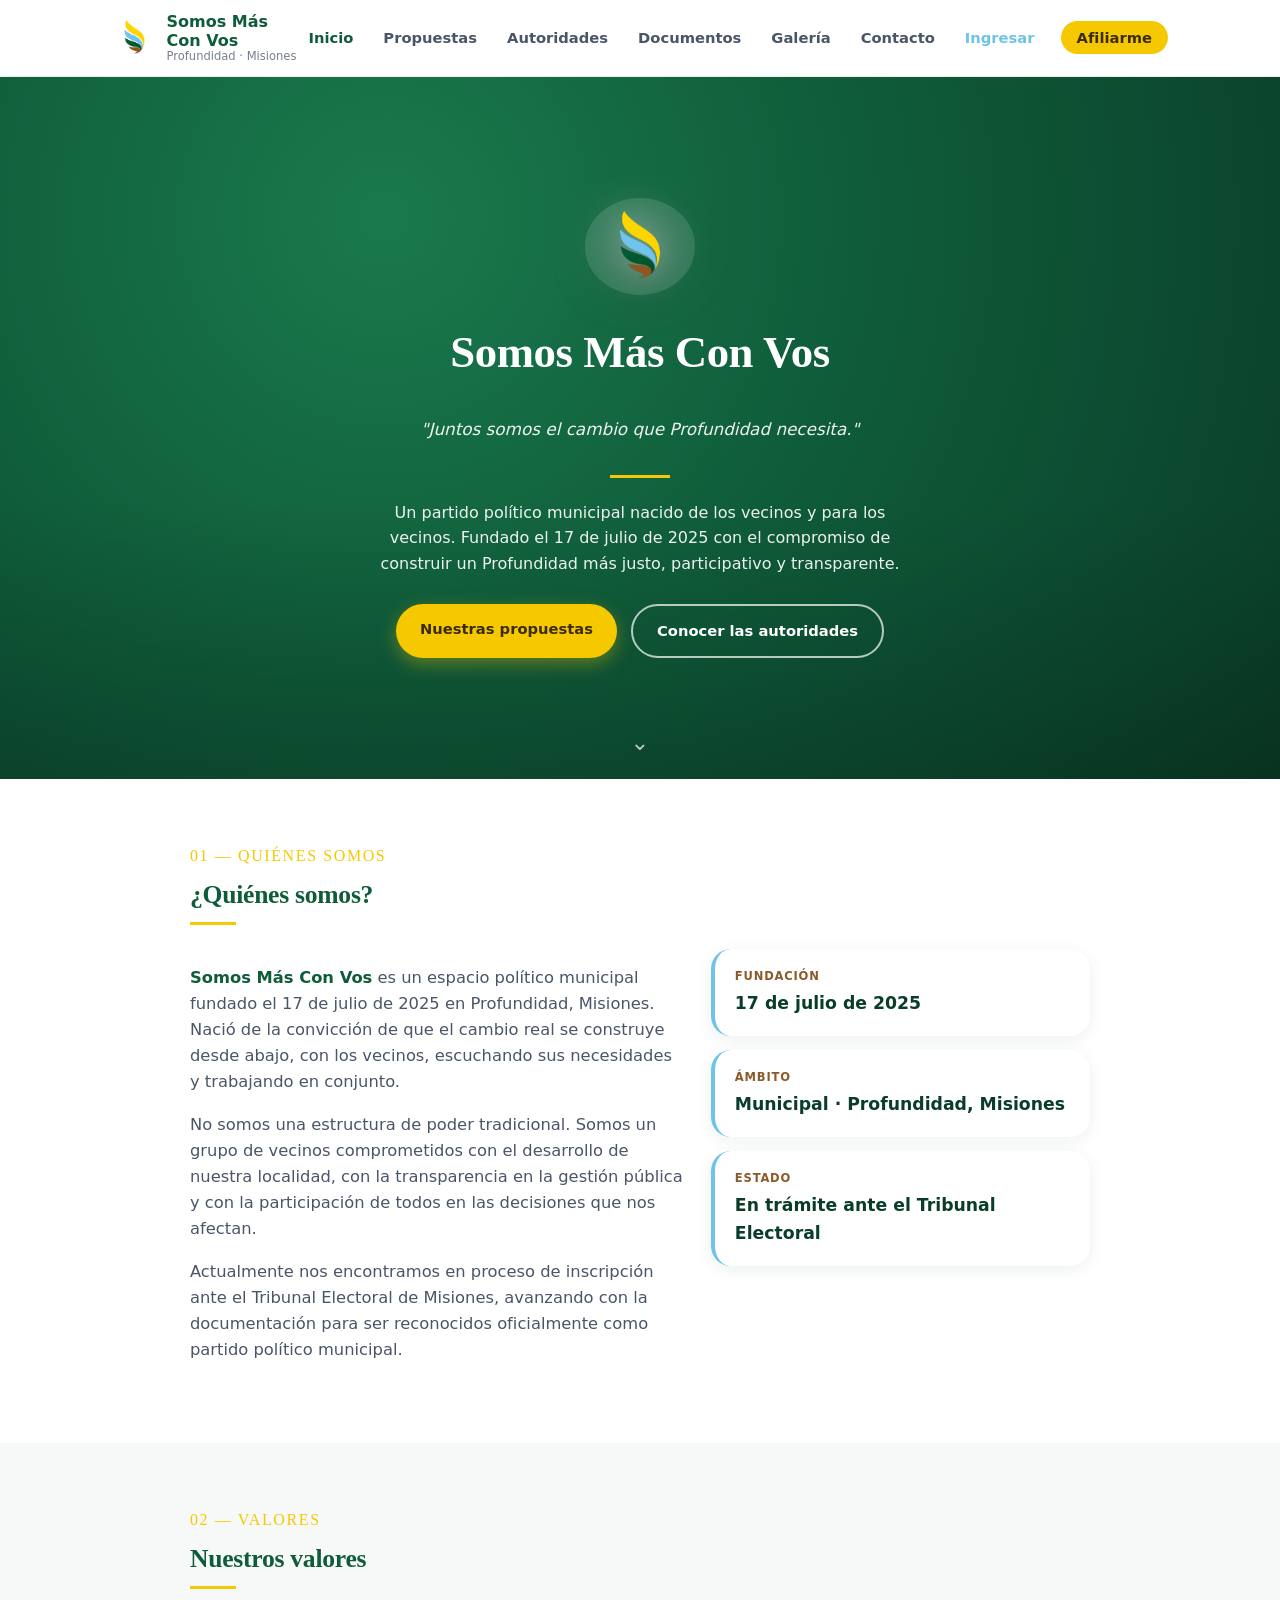
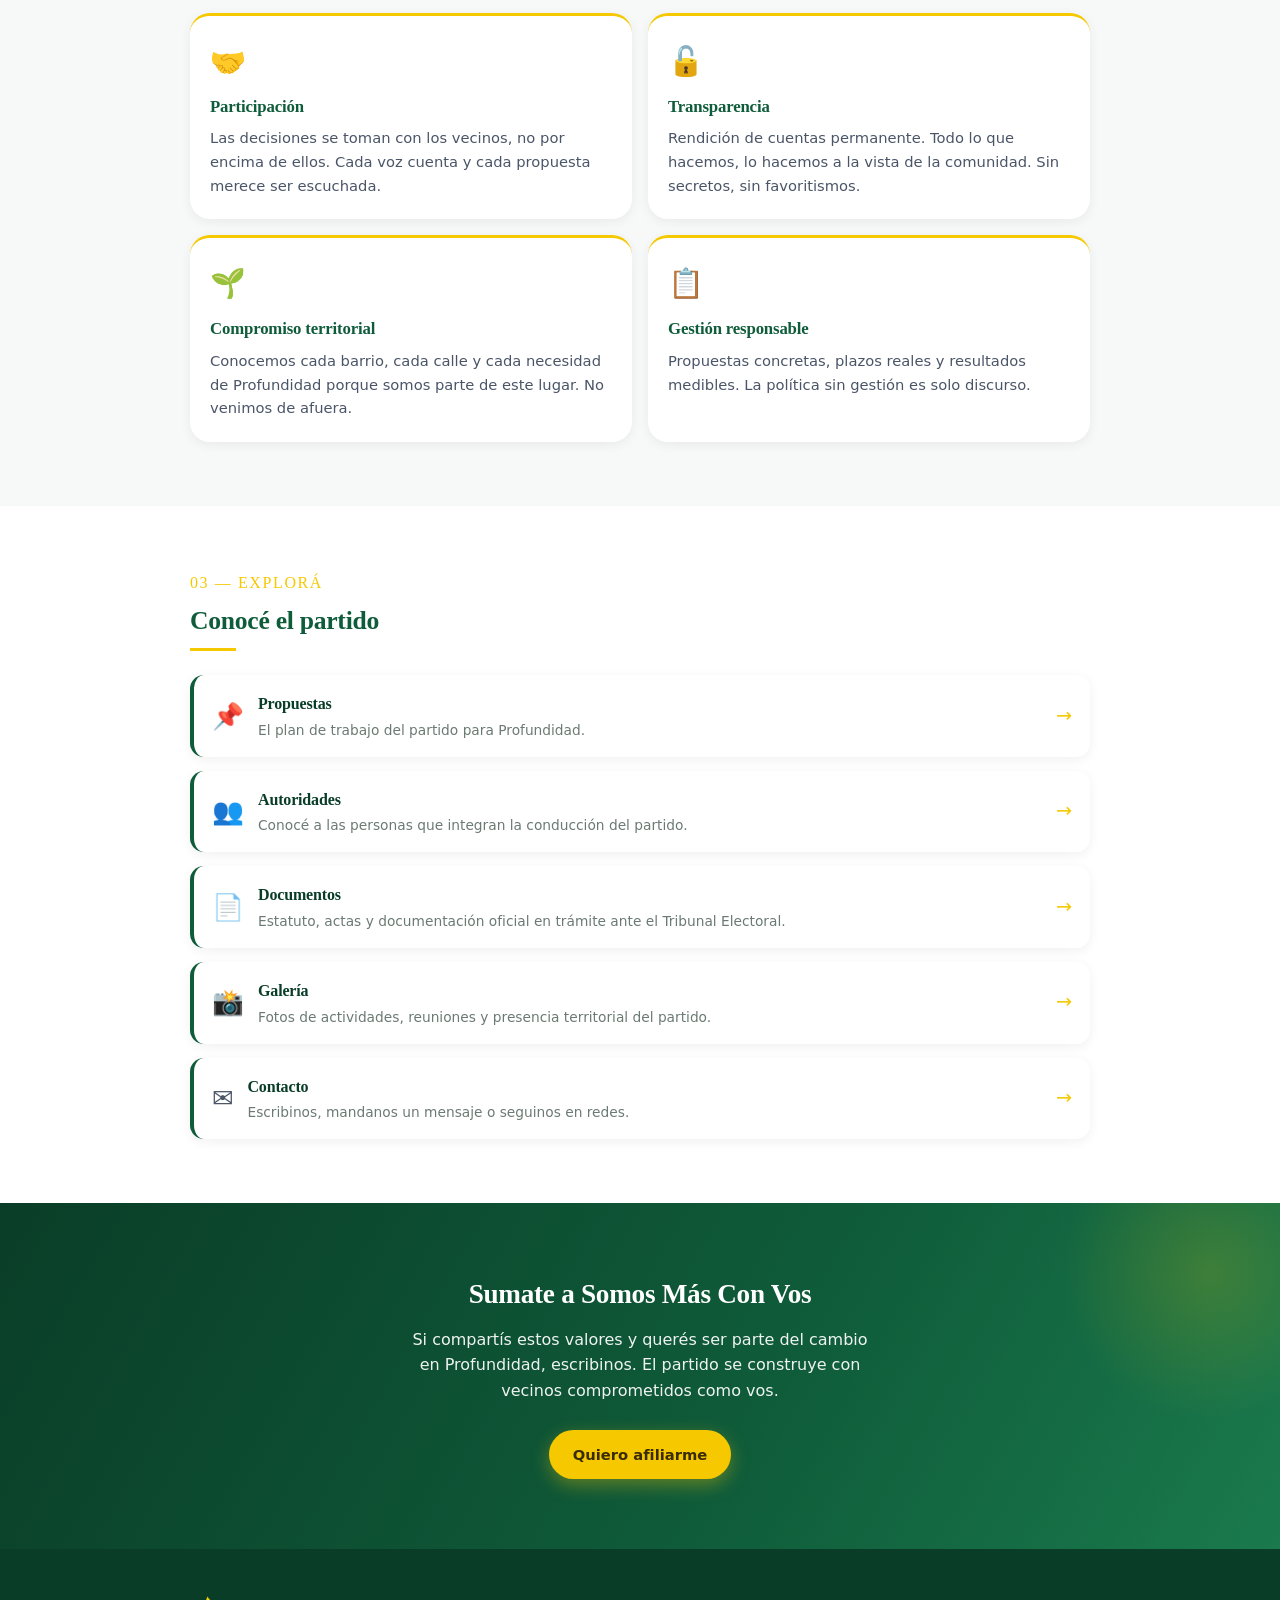
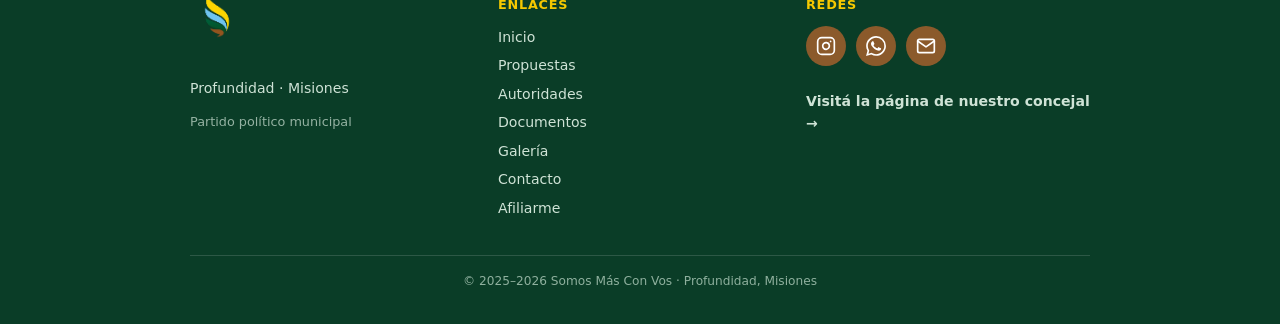
<file: index.html>
<!DOCTYPE html>
<html lang="es">
<head>
    <meta charset="UTF-8">
    <meta name="viewport" content="width=device-width, initial-scale=1.0">
    <meta name="description" content="Somos Más Con Vos — Partido político municipal de Profundidad, Misiones. Conocé nuestras propuestas, autoridades y valores.">

    <!-- Open Graph (WhatsApp, Facebook, Telegram, etc.) -->
    <meta property="og:title" content="Somos Más Con Vos — Profundidad, Misiones">
    <meta property="og:description" content="Juntos somos el cambio que Profundidad necesita.">
    <meta property="og:image" content="https://somosmasconvos.com.ar/img/logo-somos.png">
    <meta property="og:url" content="https://somosmasconvos.com.ar/">
    <meta property="og:type" content="website">
    <meta property="og:locale" content="es_AR">

    <!-- Twitter / X -->
    <meta name="twitter:card" content="summary_large_image">
    <meta name="twitter:title" content="Somos Más Con Vos — Profundidad, Misiones">
    <meta name="twitter:description" content="Juntos somos el cambio que Profundidad necesita.">
    <meta name="twitter:image" content="https://somosmasconvos.com.ar/img/logo-somos.png">

    <title>Somos Más Con Vos — Profundidad, Misiones</title>
    <link rel="icon" href="img/logo-somos.png">
    <link rel="stylesheet" href="somos-estilo.css">
</head>
<body>

    <!-- HEADER -->
    <header class="somos-header">
        <div class="somos-header-inner">
            <a href="index.html" class="somos-logo">
                <img src="img/logo-somos.png" alt="Somos Más Con Vos">
                <div class="somos-logo-texto">
                    <span class="somos-logo-nombre">Somos Más Con Vos</span>
                    <span class="somos-logo-sub">Profundidad · Misiones</span>
                </div>
            </a>
            <button class="somos-hamburguesa" id="somosHamburguesa" aria-label="Abrir menú" aria-expanded="false">
                <span></span>
                <span></span>
                <span></span>
            </button>
            <nav class="somos-nav" aria-label="Navegación del partido">
                <ul>
                    <li><a href="index.html" class="activo">Inicio</a></li>
                    <li><a href="propuestas.html">Propuestas</a></li>
                    <li><a href="autoridades.html">Autoridades</a></li>
                    <li><a href="documentos.html">Documentos</a></li>
                    <li><a href="galeria.html">Galería</a></li>
                    <li><a href="contacto.html">Contacto</a></li>
                    <li><a href="https://afiliados.somosmasconvos.com.ar/portal/login" target="_blank" rel="noopener" style="color:var(--somos-celeste);">Ingresar</a></li>
                    <li><a href="afiliacion.html" class="somos-nav-afiliarse">Afiliarme</a></li>
                </ul>
            </nav>
        </div>
    </header>

    <main>

        <!-- HERO -->
        <section class="somos-hero" aria-label="Presentación del partido">
            <img class="somos-hero-logo" src="img/logo-somos.png" alt="Logo Somos Más Con Vos">
            <h1>Somos Más Con Vos</h1>
            <p class="frase">"Juntos somos el cambio que Profundidad necesita."</p>
            <div class="somos-linea"></div>
            <p class="desc">Un partido político municipal nacido de los vecinos y para los vecinos. Fundado el 17 de julio de 2025 con el compromiso de construir un Profundidad más justo, participativo y transparente.</p>
            <div class="somos-hero-btns">
                <a href="propuestas.html" class="btn-somos-primario">Nuestras propuestas</a>
                <a href="autoridades.html" class="btn-somos-secundario">Conocer las autoridades</a>
            </div>
            <div class="somos-scroll-hint" aria-hidden="true">⌄</div>
        </section>

        <!-- QUIÉNES SOMOS -->
        <section class="somos-seccion reveal" aria-labelledby="titulo-quienes">
            <div class="somos-contenedor">
                <span class="somos-seccion-num">01 — Quiénes somos</span>
                <h2 class="somos-seccion-titulo" id="titulo-quienes">¿Quiénes somos?</h2>
                <div class="somos-separador"></div>
                <div class="somos-quienes-grid">
                    <div>
                        <p>
                            <strong style="color:var(--somos-verde);">Somos Más Con Vos</strong> es un espacio político municipal fundado el 17 de julio de 2025 en Profundidad, Misiones. Nació de la convicción de que el cambio real se construye desde abajo, con los vecinos, escuchando sus necesidades y trabajando en conjunto.
                        </p>
                        <p>
                            No somos una estructura de poder tradicional. Somos un grupo de vecinos comprometidos con el desarrollo de nuestra localidad, con la transparencia en la gestión pública y con la participación de todos en las decisiones que nos afectan.
                        </p>
                        <p>
                            Actualmente nos encontramos en proceso de inscripción ante el Tribunal Electoral de Misiones, avanzando con la documentación para ser reconocidos oficialmente como partido político municipal.
                        </p>
                    </div>
                    <div class="somos-datos-col">
                        <div class="somos-dato-card">
                            <strong>Fundación</strong>
                            <span>17 de julio de 2025</span>
                        </div>
                        <div class="somos-dato-card">
                            <strong>Ámbito</strong>
                            <span>Municipal · Profundidad, Misiones</span>
                        </div>
                        <div class="somos-dato-card">
                            <strong>Estado</strong>
                            <span>En trámite ante el Tribunal Electoral</span>
                        </div>
                    </div>
                </div>
            </div>
        </section>

        <!-- VALORES -->
        <section class="somos-seccion fondo-claro reveal" aria-labelledby="titulo-valores">
            <div class="somos-contenedor">
                <span class="somos-seccion-num">02 — Valores</span>
                <h2 class="somos-seccion-titulo" id="titulo-valores">Nuestros valores</h2>
                <div class="somos-separador"></div>
                <div class="somos-cards">
                    <div class="somos-card">
                        <div style="font-size:1.8rem; margin-bottom:10px;" aria-hidden="true">🤝</div>
                        <h3>Participación</h3>
                        <p>Las decisiones se toman con los vecinos, no por encima de ellos. Cada voz cuenta y cada propuesta merece ser escuchada.</p>
                    </div>
                    <div class="somos-card">
                        <div style="font-size:1.8rem; margin-bottom:10px;" aria-hidden="true">🔓</div>
                        <h3>Transparencia</h3>
                        <p>Rendición de cuentas permanente. Todo lo que hacemos, lo hacemos a la vista de la comunidad. Sin secretos, sin favoritismos.</p>
                    </div>
                    <div class="somos-card">
                        <div style="font-size:1.8rem; margin-bottom:10px;" aria-hidden="true">🌱</div>
                        <h3>Compromiso territorial</h3>
                        <p>Conocemos cada barrio, cada calle y cada necesidad de Profundidad porque somos parte de este lugar. No venimos de afuera.</p>
                    </div>
                    <div class="somos-card">
                        <div style="font-size:1.8rem; margin-bottom:10px;" aria-hidden="true">📋</div>
                        <h3>Gestión responsable</h3>
                        <p>Propuestas concretas, plazos reales y resultados medibles. La política sin gestión es solo discurso.</p>
                    </div>
                </div>
            </div>
        </section>

        <!-- SECCIONES DEL PARTIDO -->
        <section class="somos-seccion reveal" aria-labelledby="titulo-secciones">
            <div class="somos-contenedor">
                <span class="somos-seccion-num">03 — Explorá</span>
                <h2 class="somos-seccion-titulo" id="titulo-secciones">Conocé el partido</h2>
                <div class="somos-separador"></div>
                <div class="somos-partido-grid">

                    <a href="propuestas.html" class="somos-partido-card">
                        <span class="icono" aria-hidden="true">📌</span>
                        <div>
                            <h3>Propuestas</h3>
                            <p>El plan de trabajo del partido para Profundidad.</p>
                        </div>
                        <span class="flecha" aria-hidden="true">→</span>
                    </a>

                    <a href="autoridades.html" class="somos-partido-card">
                        <span class="icono" aria-hidden="true">👥</span>
                        <div>
                            <h3>Autoridades</h3>
                            <p>Conocé a las personas que integran la conducción del partido.</p>
                        </div>
                        <span class="flecha" aria-hidden="true">→</span>
                    </a>

                    <a href="documentos.html" class="somos-partido-card">
                        <span class="icono" aria-hidden="true">📄</span>
                        <div>
                            <h3>Documentos</h3>
                            <p>Estatuto, actas y documentación oficial en trámite ante el Tribunal Electoral.</p>
                        </div>
                        <span class="flecha" aria-hidden="true">→</span>
                    </a>

                    <a href="galeria.html" class="somos-partido-card">
                        <span class="icono" aria-hidden="true">📸</span>
                        <div>
                            <h3>Galería</h3>
                            <p>Fotos de actividades, reuniones y presencia territorial del partido.</p>
                        </div>
                        <span class="flecha" aria-hidden="true">→</span>
                    </a>

                    <a href="contacto.html" class="somos-partido-card">
                        <span class="icono" aria-hidden="true">✉️</span>
                        <div>
                            <h3>Contacto</h3>
                            <p>Escribinos, mandanos un mensaje o seguinos en redes.</p>
                        </div>
                        <span class="flecha" aria-hidden="true">→</span>
                    </a>

                </div>
            </div>
        </section>

        <!-- CTA FINAL -->
        <section class="somos-cta reveal" aria-label="Sumate al partido">
            <h2>Sumate a Somos Más Con Vos</h2>
            <p>Si compartís estos valores y querés ser parte del cambio en Profundidad, escribinos. El partido se construye con vecinos comprometidos como vos.</p>
            <a href="afiliacion.html" class="btn-somos-primario">Quiero afiliarme</a>
        </section>

    </main>

    <!-- FOOTER -->
    <footer class="somos-footer">
        <div class="somos-footer-grid">
            <div class="somos-footer-col">
                <img class="somos-footer-logo" src="img/logo-somos.png" alt="Somos Más Con Vos">
                <p>Profundidad · Misiones</p>
                <p style="opacity:.7; font-size:.8rem;">Partido político municipal</p>
            </div>
            <div class="somos-footer-col">
                <h4>Enlaces</h4>
                <a href="index.html">Inicio</a>
                <a href="propuestas.html">Propuestas</a>
                <a href="autoridades.html">Autoridades</a>
                <a href="documentos.html">Documentos</a>
                <a href="galeria.html">Galería</a>
                <a href="contacto.html">Contacto</a>
                <a href="afiliacion.html">Afiliarme</a>
            </div>
            <div class="somos-footer-col">
                <h4>Redes</h4>
                <nav class="somos-redes" aria-label="Redes sociales">
                    <a href="https://www.instagram.com/somos.mas.con.vos" target="_blank" rel="noopener" aria-label="Instagram">
                        <svg xmlns="http://www.w3.org/2000/svg" width="20" height="20" viewBox="0 0 24 24" fill="none" stroke="currentColor" stroke-width="2" stroke-linecap="round" stroke-linejoin="round"><rect x="2" y="2" width="20" height="20" rx="5" ry="5"/><path d="M16 11.37A4 4 0 1 1 12.63 8 4 4 0 0 1 16 11.37z"/><line x1="17.5" y1="6.5" x2="17.51" y2="6.5"/></svg>
                    </a>
                    <a href="https://wa.me/+5493765148121" target="_blank" rel="noopener" aria-label="WhatsApp">
                        <svg xmlns="http://www.w3.org/2000/svg" width="20" height="20" viewBox="0 0 24 24" fill="currentColor"><path d="M17.472 14.382c-.297-.149-1.758-.867-2.03-.967-.273-.099-.471-.148-.67.15-.197.297-.767.966-.94 1.164-.173.199-.347.223-.644.075-.297-.15-1.255-.463-2.39-1.475-.883-.788-1.48-1.761-1.653-2.059-.173-.297-.018-.458.13-.606.134-.133.298-.347.446-.52.149-.174.198-.298.298-.497.099-.198.05-.371-.025-.52-.075-.149-.669-1.612-.916-2.207-.242-.579-.487-.5-.669-.51-.173-.008-.371-.01-.57-.01-.198 0-.52.074-.792.372-.272.297-1.04 1.016-1.04 2.479 0 1.462 1.065 2.875 1.213 3.074.149.198 2.096 3.2 5.077 4.487.709.306 1.262.489 1.694.625.712.227 1.36.195 1.871.118.571-.085 1.758-.719 2.006-1.413.248-.694.248-1.289.173-1.413-.074-.124-.272-.198-.57-.347m-5.421 7.403h-.004a9.87 9.87 0 0 1-5.031-1.378l-.361-.214-3.741.982.998-3.648-.235-.374a9.86 9.86 0 0 1-1.51-5.26c.001-5.45 4.436-9.884 9.888-9.884 2.64 0 5.122 1.03 6.988 2.898a9.825 9.825 0 0 1 2.893 6.994c-.003 5.45-4.437 9.884-9.885 9.884m8.413-18.297A11.815 11.815 0 0 0 12.05 0C5.495 0 .16 5.335.157 11.892c0 2.096.547 4.142 1.588 5.945L.057 24l6.305-1.654a11.882 11.882 0 0 0 5.683 1.448h.005c6.554 0 11.89-5.335 11.893-11.893a11.821 11.821 0 0 0-3.48-8.413z"/></svg>
                    </a>
                    <a href="mailto:contacto.somosmasconvos@gmail.com" aria-label="Email">
                        <svg xmlns="http://www.w3.org/2000/svg" width="20" height="20" viewBox="0 0 24 24" fill="none" stroke="currentColor" stroke-width="2" stroke-linecap="round" stroke-linejoin="round"><path d="M4 4h16c1.1 0 2 .9 2 2v12c0 1.1-.9 2-2 2H4c-1.1 0-2-.9-2-2V6c0-1.1.9-2 2-2z"/><polyline points="22,6 12,13 2,6"/></svg>
                    </a>
                </nav>
                <a href="https://gabisanchez.com.ar" target="_blank" rel="noopener" class="volver-gabi">Visitá la página de nuestro concejal →</a>
            </div>
        </div>
        <p id="footer-copy-somos" class="somos-footer-bottom"></p>
    </footer>

<script>document.getElementById("footer-copy-somos").innerHTML="&copy; 2025–"+new Date().getFullYear()+" Somos Más Con Vos · Profundidad, Misiones";</script>
    <script>
        (function(){
            var btn = document.getElementById('somosHamburguesa');
            var nav = document.querySelector('.somos-nav');
            if (!btn || !nav) return;
            btn.addEventListener('click', function(){
                var abierto = nav.classList.toggle('abierto');
                btn.classList.toggle('activo', abierto);
                btn.setAttribute('aria-expanded', String(abierto));
            });
            nav.querySelectorAll('a').forEach(function(a){
                a.addEventListener('click', function(){
                    nav.classList.remove('abierto');
                    btn.classList.remove('activo');
                    btn.setAttribute('aria-expanded','false');
                });
            });
        })();

        // Animación al hacer scroll
        (function(){
            var reveals = document.querySelectorAll('.reveal');
            if (!reveals.length || !('IntersectionObserver' in window)) {
                reveals.forEach(function(r){ r.classList.add('visible'); });
                return;
            }
            var obs = new IntersectionObserver(function(entries){
                entries.forEach(function(entry){
                    if (entry.isIntersecting) { entry.target.classList.add('visible'); }
                });
            }, { threshold: 0.15 });
            reveals.forEach(function(r){ obs.observe(r); });
        })();
    </script>
</body>
</html>
</file>
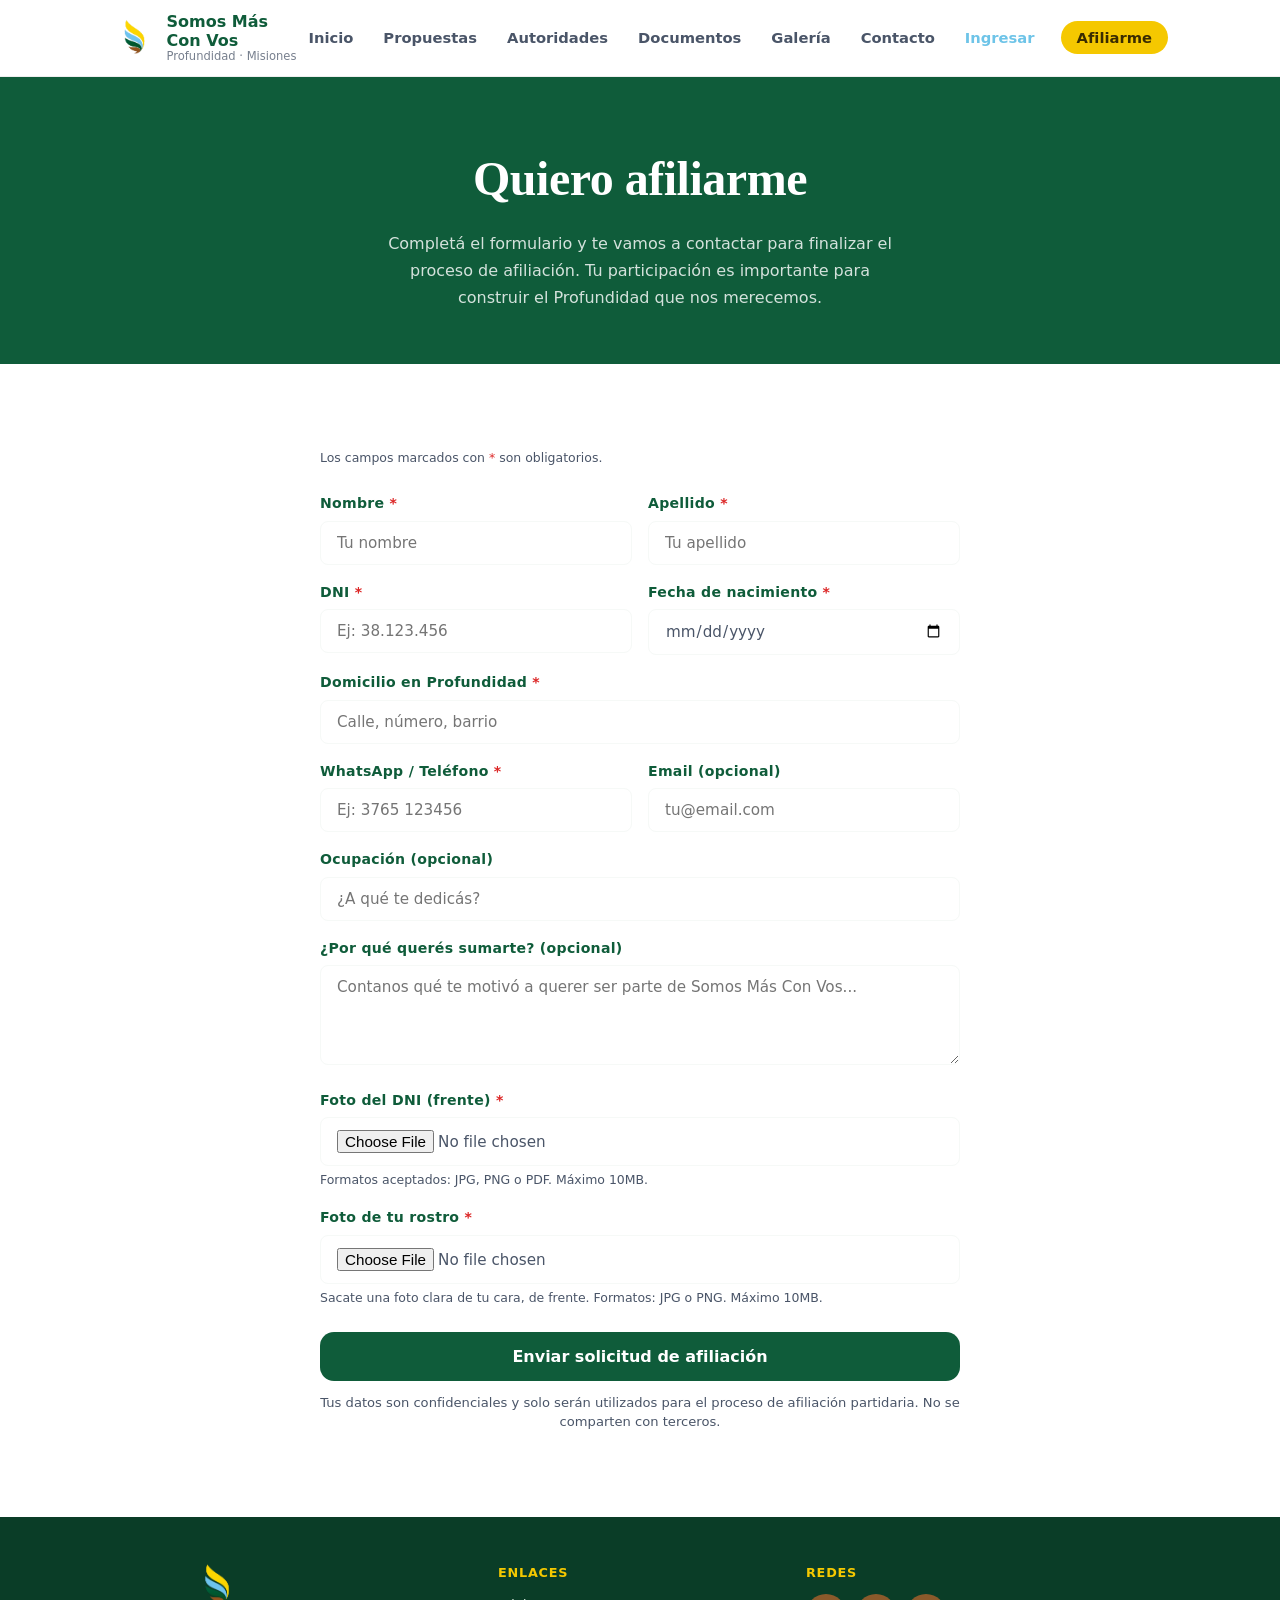
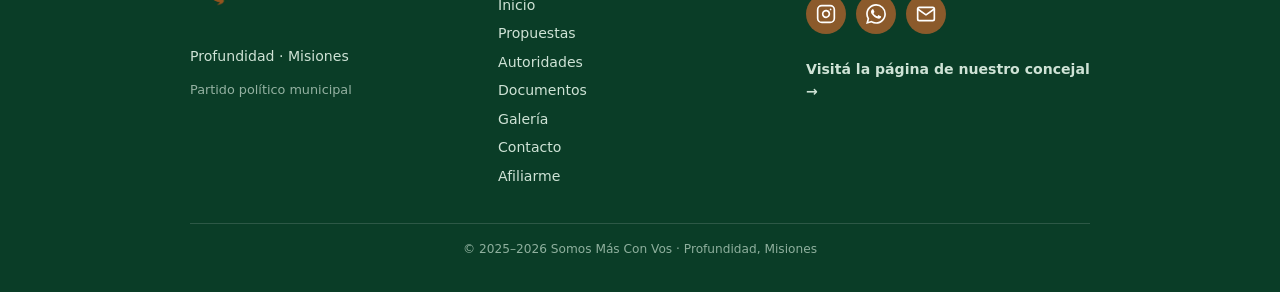
<file: afiliacion.html>
<!DOCTYPE html>
<html lang="es">
<head>
    <meta charset="UTF-8">
    <meta name="viewport" content="width=device-width, initial-scale=1.0">
    <meta name="description" content="Formulario de afiliación a Somos Más Con Vos — Partido político municipal de Profundidad, Misiones.">
    <title>Afiliación — Somos Más Con Vos</title>
    <link rel="icon" href="img/logo-somos.png">
    <link rel="stylesheet" href="somos-estilo.css">
    <style>
        .afiliacion-contenido {
            max-width: 680px;
            margin: 0 auto;
            padding: 72px 20px;
        }
        .form-grupo { margin-bottom: 16px; }
        .form-grupo label {
            display: block;
            font-size: 0.88rem;
            font-weight: 600;
            color: var(--somos-verde);
            margin-bottom: 6px;
            letter-spacing: 0.02em;
        }
        .form-grupo input,
        .form-grupo textarea,
        .form-grupo select {
            width: 100%;
            padding: 12px 16px;
            border: 1.5px solid var(--somos-gris-claro);
            border-radius: var(--radio-sm);
            font-family: var(--fuente-cuerpo);
            font-size: 0.95rem;
            color: var(--somos-oscuro);
            background-color: var(--blanco);
            transition: border-color var(--transicion), box-shadow var(--transicion);
            appearance: none;
        }
        .form-grupo input:focus,
        .form-grupo textarea:focus,
        .form-grupo select:focus {
            outline: none;
            border-color: var(--somos-verde);
            box-shadow: 0 0 0 3px rgba(30,107,60,0.12);
        }
        .form-grupo textarea { resize: vertical; min-height: 100px; }
        .form-grupo small {
            display: block;
            font-size: 0.78rem;
            color: var(--somos-gris);
            margin-top: 4px;
        }
        .form-fila {
            display: grid;
            grid-template-columns: 1fr 1fr;
            gap: 16px;
        }
        .form-obligatorio {
            font-size: 0.78rem;
            color: var(--somos-gris);
            margin-bottom: 24px;
        }
        .form-obligatorio span { color: #dc2626; }
        .btn-afiliar {
            width: 100%;
            padding: 15px;
            background-color: var(--somos-verde);
            color: var(--blanco);
            font-family: var(--fuente-cuerpo);
            font-size: 1rem;
            font-weight: 700;
            border: none;
            border-radius: var(--radio-md);
            cursor: pointer;
            transition: background-color var(--transicion), transform var(--transicion);
            margin-top: 8px;
        }
        .btn-afiliar:hover { background-color: var(--somos-oscuro); transform: translateY(-2px); }
        .btn-afiliar:disabled { opacity: 0.6; cursor: not-allowed; transform: none; }
        .form-aviso {
            font-size: 0.82rem;
            color: var(--somos-gris);
            margin-top: 12px;
            line-height: 1.5;
            text-align: center;
        }
        .confirmacion {
            display: none;
            text-align: center;
            padding: 48px 20px;
            background-color: #dcfce7;
            border-radius: var(--radio-lg);
        }
        .confirmacion .check { font-size: 3rem; display: block; margin-bottom: 16px; }
        .confirmacion h2 { font-family: var(--fuente-titulo); color: var(--somos-verde); margin-bottom: 10px; }
        .confirmacion p { font-size: 0.95rem; color: var(--somos-gris); line-height: 1.7; max-width: 440px; margin: 0 auto; }
        .error-msg {
            display: none;
            background-color: #fee2e2;
            border-radius: var(--radio-md);
            padding: 16px 20px;
            margin-bottom: 20px;
            font-size: 0.9rem;
            color: #991b1b;
        }
        @media (max-width: 600px) {
            .form-fila { grid-template-columns: 1fr; }
            .afiliacion-contenido { padding: 48px 16px; }
        }
    </style>
</head>
<body>

    <header class="somos-header">
        <div class="somos-header-inner">
            <a href="index.html" class="somos-logo">
                <img src="img/logo-somos.png" alt="Somos Más Con Vos">
                <div class="somos-logo-texto">
                    <span class="somos-logo-nombre">Somos Más Con Vos</span>
                    <span class="somos-logo-sub">Profundidad · Misiones</span>
                </div>
            </a>
            <button class="somos-hamburguesa" id="somosHamburguesa" aria-label="Abrir menú" aria-expanded="false">
                <span></span>
                <span></span>
                <span></span>
            </button>
            <nav class="somos-nav" aria-label="Navegación del partido">
                <ul>
                    <li><a href="index.html">Inicio</a></li>
                    <li><a href="propuestas.html">Propuestas</a></li>
                    <li><a href="autoridades.html">Autoridades</a></li>
                    <li><a href="documentos.html">Documentos</a></li>
                    <li><a href="galeria.html">Galería</a></li>
                    <li><a href="contacto.html">Contacto</a></li>
                    <li><a href="https://afiliados.somosmasconvos.com.ar/portal/login" target="_blank" rel="noopener" style="color:var(--somos-celeste);">Ingresar</a></li>
                    <li><a href="afiliacion.html" class="somos-nav-afiliarse">Afiliarme</a></li>
                </ul>
            </nav>
        </div>
    </header>

    <main>

        <section style="background-color:var(--somos-verde); color:var(--blanco); text-align:center; padding:64px 20px 52px;">
            <h1 style="font-family:var(--fuente-titulo); font-size:clamp(2rem,4vw,3rem); margin-bottom:12px;">Quiero afiliarme</h1>
            <p style="font-size:1rem; opacity:0.82; max-width:520px; margin:0 auto; line-height:1.7;">Completá el formulario y te vamos a contactar para finalizar el proceso de afiliación. Tu participación es importante para construir el Profundidad que nos merecemos.</p>
        </section>

        <div class="afiliacion-contenido">

            <div class="error-msg" id="errorMsg" role="alert"></div>

            <form id="formAfiliacion" novalidate>

                <p class="form-obligatorio">Los campos marcados con <span>*</span> son obligatorios.</p>

                <div class="form-fila">
                    <div class="form-grupo">
                        <label for="nombre">Nombre <span style="color:#dc2626">*</span></label>
                        <input type="text" id="nombre" name="nombre" placeholder="Tu nombre" autocomplete="given-name" required>
                    </div>
                    <div class="form-grupo">
                        <label for="apellido">Apellido <span style="color:#dc2626">*</span></label>
                        <input type="text" id="apellido" name="apellido" placeholder="Tu apellido" autocomplete="family-name" required>
                    </div>
                </div>

                <div class="form-fila">
                    <div class="form-grupo">
                        <label for="dni">DNI <span style="color:#dc2626">*</span></label>
                        <input type="text" id="dni" name="dni" placeholder="Ej: 38.123.456" inputmode="numeric" required>
                    </div>
                    <div class="form-grupo">
                        <label for="nacimiento">Fecha de nacimiento <span style="color:#dc2626">*</span></label>
                        <input type="date" id="nacimiento" name="fecha_nacimiento" required>
                    </div>
                </div>

                <div class="form-grupo">
                    <label for="domicilio">Domicilio en Profundidad <span style="color:#dc2626">*</span></label>
                    <input type="text" id="domicilio" name="domicilio" placeholder="Calle, número, barrio" autocomplete="street-address" required>
                </div>

                <div class="form-fila">
                    <div class="form-grupo">
                        <label for="telefono">WhatsApp / Teléfono <span style="color:#dc2626">*</span></label>
                        <input type="tel" id="telefono" name="telefono" placeholder="Ej: 3765 123456" autocomplete="tel" required>
                    </div>
                    <div class="form-grupo">
                        <label for="email">Email (opcional)</label>
                        <input type="email" id="email" name="email" placeholder="tu@email.com" autocomplete="email">
                    </div>
                </div>

                <div class="form-grupo">
                    <label for="ocupacion">Ocupación (opcional)</label>
                    <input type="text" id="ocupacion" name="ocupacion" placeholder="¿A qué te dedicás?">
                </div>

                <div class="form-grupo">
                    <label for="motivacion">¿Por qué querés sumarte? (opcional)</label>
                    <textarea id="motivacion" name="motivacion" placeholder="Contanos qué te motivó a querer ser parte de Somos Más Con Vos..."></textarea>
                </div>

                <div class="form-grupo">
                    <label for="foto_dni">Foto del DNI (frente) <span style="color:#dc2626">*</span></label>
                    <input type="file" id="foto_dni" name="foto_dni" accept="image/*,.pdf" required>
                    <small>Formatos aceptados: JPG, PNG o PDF. Máximo 10MB.</small>
                </div>

                <div class="form-grupo">
                    <label for="foto_rostro">Foto de tu rostro <span style="color:#dc2626">*</span></label>
                    <input type="file" id="foto_rostro" name="foto_rostro" accept="image/*" required>
                    <small>Sacate una foto clara de tu cara, de frente. Formatos: JPG o PNG. Máximo 10MB.</small>
                </div>

                <button type="submit" class="btn-afiliar" id="btnEnviar">
                    Enviar solicitud de afiliación
                </button>

                <p class="form-aviso">
                    Tus datos son confidenciales y solo serán utilizados para el proceso de afiliación partidaria. No se comparten con terceros.
                </p>

            </form>

            <div class="confirmacion" id="confirmacion" aria-live="polite">
                <span class="check" aria-hidden="true">✅</span>
                <h2>¡Solicitud enviada!</h2>
                <p>Recibimos tu solicitud de afiliación. Las autoridades del partido van a revisar tus datos y te van a contactar a la brevedad por el medio que indicaste para finalizar el proceso.</p>
            </div>

        </div>

    </main>

        <!-- FOOTER -->
    <footer class="somos-footer">
        <div class="somos-footer-grid">
            <div class="somos-footer-col">
                <img class="somos-footer-logo" src="img/logo-somos.png" alt="Somos Más Con Vos">
                <p>Profundidad · Misiones</p>
                <p style="opacity:.7; font-size:.8rem;">Partido político municipal</p>
            </div>
            <div class="somos-footer-col">
                <h4>Enlaces</h4>
                <a href="index.html">Inicio</a>
                <a href="propuestas.html">Propuestas</a>
                <a href="autoridades.html">Autoridades</a>
                <a href="documentos.html">Documentos</a>
                <a href="galeria.html">Galería</a>
                <a href="contacto.html">Contacto</a>
                <a href="afiliacion.html">Afiliarme</a>
            </div>
            <div class="somos-footer-col">
                <h4>Redes</h4>
                <nav class="somos-redes" aria-label="Redes sociales">
                    <a href="https://www.instagram.com/somos.mas.con.vos" target="_blank" rel="noopener" aria-label="Instagram">
                        <svg xmlns="http://www.w3.org/2000/svg" width="20" height="20" viewBox="0 0 24 24" fill="none" stroke="currentColor" stroke-width="2" stroke-linecap="round" stroke-linejoin="round"><rect x="2" y="2" width="20" height="20" rx="5" ry="5"/><path d="M16 11.37A4 4 0 1 1 12.63 8 4 4 0 0 1 16 11.37z"/><line x1="17.5" y1="6.5" x2="17.51" y2="6.5"/></svg>
                    </a>
                    <a href="https://wa.me/+5493765148121" target="_blank" rel="noopener" aria-label="WhatsApp">
                        <svg xmlns="http://www.w3.org/2000/svg" width="20" height="20" viewBox="0 0 24 24" fill="currentColor"><path d="M17.472 14.382c-.297-.149-1.758-.867-2.03-.967-.273-.099-.471-.148-.67.15-.197.297-.767.966-.94 1.164-.173.199-.347.223-.644.075-.297-.15-1.255-.463-2.39-1.475-.883-.788-1.48-1.761-1.653-2.059-.173-.297-.018-.458.13-.606.134-.133.298-.347.446-.52.149-.174.198-.298.298-.497.099-.198.05-.371-.025-.52-.075-.149-.669-1.612-.916-2.207-.242-.579-.487-.5-.669-.51-.173-.008-.371-.01-.57-.01-.198 0-.52.074-.792.372-.272.297-1.04 1.016-1.04 2.479 0 1.462 1.065 2.875 1.213 3.074.149.198 2.096 3.2 5.077 4.487.709.306 1.262.489 1.694.625.712.227 1.36.195 1.871.118.571-.085 1.758-.719 2.006-1.413.248-.694.248-1.289.173-1.413-.074-.124-.272-.198-.57-.347m-5.421 7.403h-.004a9.87 9.87 0 0 1-5.031-1.378l-.361-.214-3.741.982.998-3.648-.235-.374a9.86 9.86 0 0 1-1.51-5.26c.001-5.45 4.436-9.884 9.888-9.884 2.64 0 5.122 1.03 6.988 2.898a9.825 9.825 0 0 1 2.893 6.994c-.003 5.45-4.437 9.884-9.885 9.884m8.413-18.297A11.815 11.815 0 0 0 12.05 0C5.495 0 .16 5.335.157 11.892c0 2.096.547 4.142 1.588 5.945L.057 24l6.305-1.654a11.882 11.882 0 0 0 5.683 1.448h.005c6.554 0 11.89-5.335 11.893-11.893a11.821 11.821 0 0 0-3.48-8.413z"/></svg>
                    </a>
                    <a href="mailto:contacto.somosmasconvos@gmail.com" aria-label="Email">
                        <svg xmlns="http://www.w3.org/2000/svg" width="20" height="20" viewBox="0 0 24 24" fill="none" stroke="currentColor" stroke-width="2" stroke-linecap="round" stroke-linejoin="round"><path d="M4 4h16c1.1 0 2 .9 2 2v12c0 1.1-.9 2-2 2H4c-1.1 0-2-.9-2-2V6c0-1.1.9-2 2-2z"/><polyline points="22,6 12,13 2,6"/></svg>
                    </a>
                </nav>
                <a href="https://gabisanchez.com.ar" target="_blank" rel="noopener" class="volver-gabi">Visitá la página de nuestro concejal →</a>
            </div>
        </div>
        <p id="footer-copy-somos" class="somos-footer-bottom"></p>
    </footer>

<script>document.getElementById("footer-copy-somos").innerHTML="&copy; 2025–"+new Date().getFullYear()+" Somos Más Con Vos · Profundidad, Misiones";</script>
    <script>
        (function(){
            var btn = document.getElementById('somosHamburguesa');
            var nav = document.querySelector('.somos-nav');
            if (!btn || !nav) return;
            btn.addEventListener('click', function(){
                var abierto = nav.classList.toggle('abierto');
                btn.classList.toggle('activo', abierto);
                btn.setAttribute('aria-expanded', String(abierto));
            });
            nav.querySelectorAll('a').forEach(function(a){
                a.addEventListener('click', function(){
                    nav.classList.remove('abierto');
                    btn.classList.remove('activo');
                    btn.setAttribute('aria-expanded','false');
                });
            });
        })();
    </script>
    <script>
        (function(){
            var form = document.getElementById('formAfiliacion');
            var btn = document.getElementById('btnEnviar');
            var errorMsg = document.getElementById('errorMsg');
            var confirmacion = document.getElementById('confirmacion');
            var API_URL = 'https://afiliados.somosmasconvos.com.ar/solicitar';

            form.addEventListener('submit', function(e){
                e.preventDefault();
                errorMsg.style.display = 'none';

                if (!form.checkValidity()) {
                    form.reportValidity();
                    return;
                }

                var formData = new FormData(form);
                btn.disabled = true;
                btn.textContent = 'Enviando...';

                fetch(API_URL, {
                    method: 'POST',
                    body: formData
                })
                .then(function(res){
                    return res.json().then(function(data){ return { status: res.status, body: data }; });
                })
                .then(function(result){
                    if (result.status === 201 && result.body.ok) {
                        form.style.display = 'none';
                        confirmacion.style.display = 'block';
                    } else {
                        errorMsg.textContent = result.body.error || 'Hubo un problema al enviar el formulario. Por favor intentá de nuevo o escribinos directamente por WhatsApp.';
                        errorMsg.style.display = 'block';
                        btn.disabled = false;
                        btn.textContent = 'Enviar solicitud de afiliación';
                    }
                })
                .catch(function(){
                    errorMsg.textContent = 'Hubo un problema al enviar el formulario. Por favor intentá de nuevo o escribinos directamente por WhatsApp.';
                    errorMsg.style.display = 'block';
                    btn.disabled = false;
                    btn.textContent = 'Enviar solicitud de afiliación';
                });
            });
        })();
    </script>
</body>
</html>
</file>
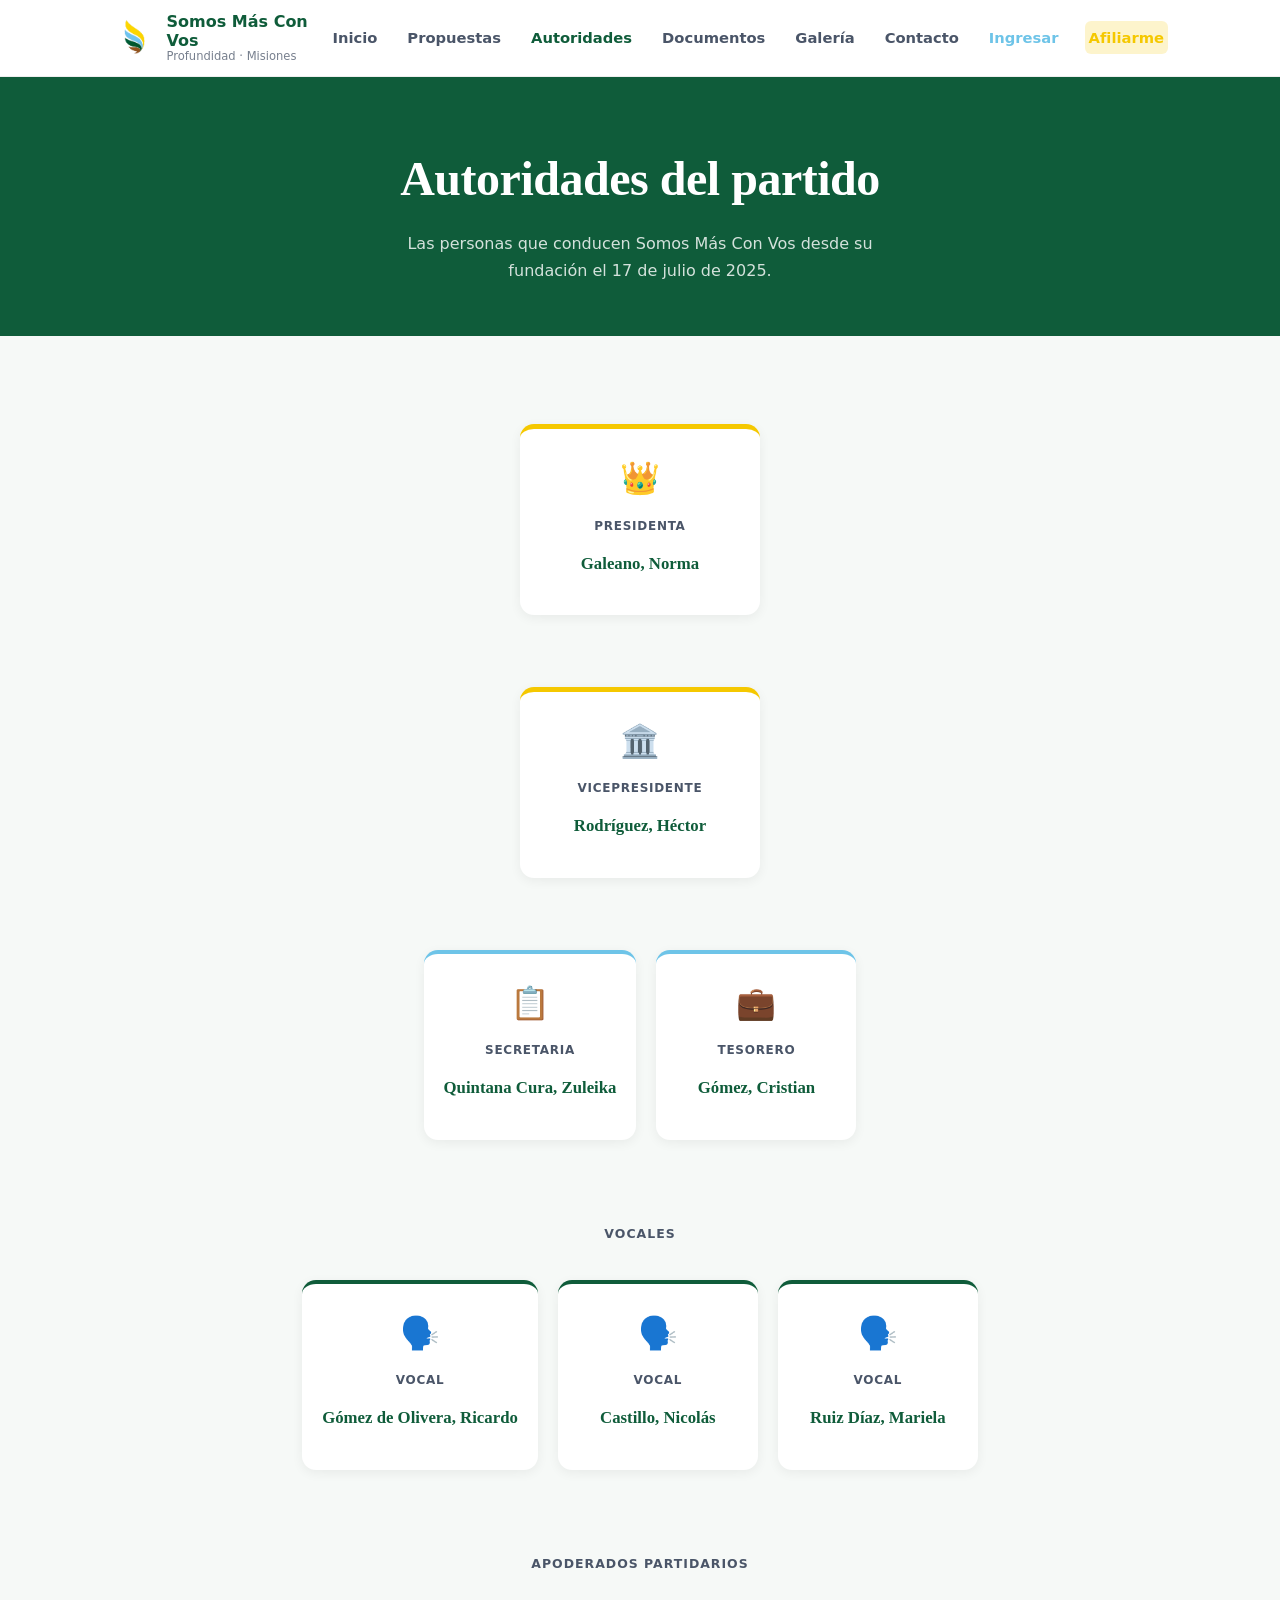
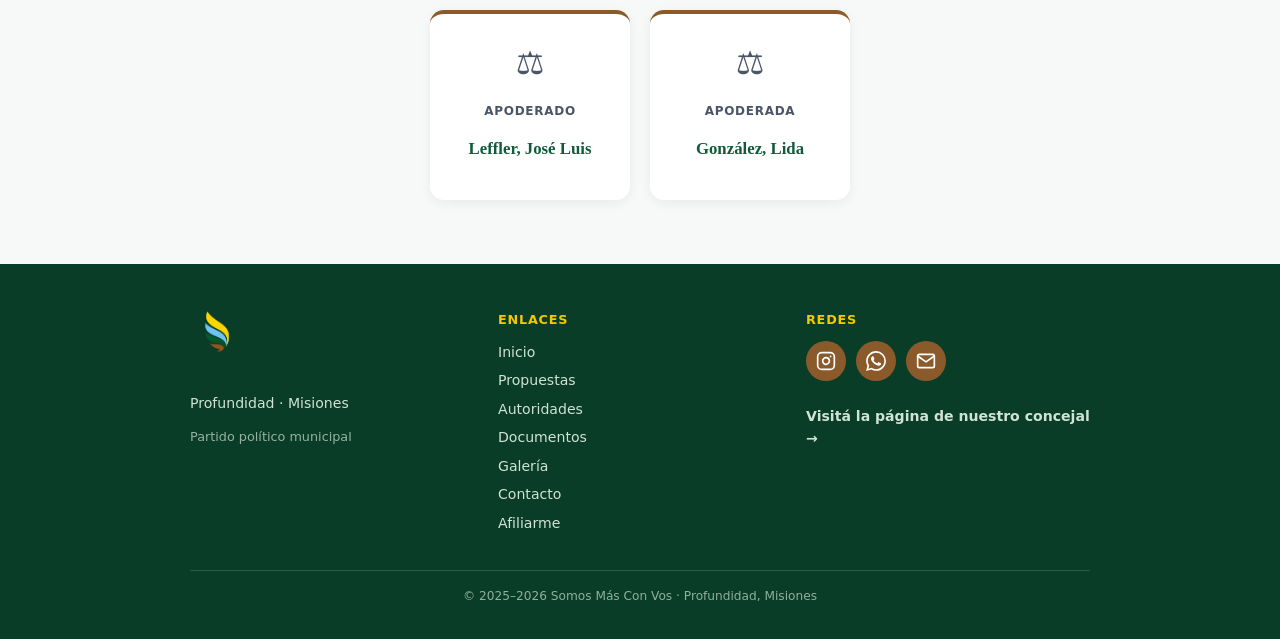
<file: autoridades.html>
<!DOCTYPE html>
<html lang="es">
<head>
    <meta charset="UTF-8">
    <meta name="viewport" content="width=device-width, initial-scale=1.0">
    <meta name="description" content="Autoridades de Somos Más Con Vos — Conducción del partido político municipal de Profundidad, Misiones.">
    <title>Autoridades — Somos Más Con Vos</title>
    <link rel="icon" href="img/logo-somos.png">
    <link rel="stylesheet" href="somos-estilo.css">
    <style>
        .organigrama {
            display: flex;
            flex-direction: column;
            align-items: center;
            gap: 24px;
            margin-top: var(--espacio-md);
        }

        .org-fila {
            display: flex;
            gap: 20px;
            flex-wrap: wrap;
            justify-content: center;
            width: 100%;
        }

        .org-card {
            background-color: var(--blanco);
            border-radius: var(--radio-md);
            box-shadow: var(--sombra-sm);
            padding: 24px 20px;
            text-align: center;
            min-width: 200px;
            transition: transform var(--transicion), box-shadow var(--transicion);
        }

        .org-card:hover {
            transform: translateY(-4px);
            box-shadow: var(--sombra-lg);
        }

        .org-card.principal {
            border-top: 5px solid var(--somos-amarillo);
            min-width: 240px;
        }

        .org-card.secundario {
            border-top: 4px solid var(--somos-celeste);
        }

        .org-card.vocal {
            border-top: 4px solid var(--somos-verde);
        }

        .org-card.apoderado {
            border-top: 4px solid var(--somos-marron);
        }

        .org-icono {
            font-size: 2rem;
            margin-bottom: 10px;
            display: block;
        }

        .org-cargo {
            font-size: 0.75rem;
            text-transform: uppercase;
            letter-spacing: 0.06em;
            color: var(--somos-gris);
            font-weight: 600;
            margin-bottom: 6px;
        }

        .org-nombre {
            font-family: var(--fuente-titulo);
            font-size: 1.05rem;
            color: var(--somos-verde);
            font-weight: 700;
            line-height: 1.3;
        }

        .org-linea {
            width: 2px;
            height: 24px;
            background-color: var(--somos-gris-claro);
            margin: 0 auto;
        }

        .org-titulo-grupo {
            font-size: 0.78rem;
            text-transform: uppercase;
            letter-spacing: 0.08em;
            color: var(--somos-gris);
            font-weight: 600;
            text-align: center;
            margin-bottom: 12px;
            width: 100%;
        }
    </style>
</head>
<body>

    <header class="somos-header">
        <div class="somos-header-inner">
            <a href="index.html" class="somos-logo">
                <img src="img/logo-somos.png" alt="Somos Más Con Vos">
                <div class="somos-logo-texto">
                    <span class="somos-logo-nombre">Somos Más Con Vos</span>
                    <span class="somos-logo-sub">Profundidad · Misiones</span>
                </div>
            </a>
            <button class="somos-hamburguesa" id="somosHamburguesa" aria-label="Abrir menú" aria-expanded="false">
                <span></span>
                <span></span>
                <span></span>
            </button>
            <nav class="somos-nav" aria-label="Navegación del partido">
                <ul>
                    <li><a href="index.html">Inicio</a></li>
                    <li><a href="propuestas.html">Propuestas</a></li>
                    <li><a href="autoridades.html" class="activo">Autoridades</a></li>
                    <li><a href="documentos.html">Documentos</a></li>
                    <li><a href="galeria.html">Galería</a></li>
                    <li><a href="contacto.html">Contacto</a></li>
                    <li><a href="https://afiliados.somosmasconvos.com.ar/portal/login" target="_blank" rel="noopener" style="color:var(--somos-celeste);">Ingresar</a></li>
                    <li><a href="afiliacion.html" style="background-color:rgba(245,200,0,0.20); color:var(--somos-amarillo);">Afiliarme</a></li>
                </ul>
            </nav>
        </div>
    </header>

    <main>

        <section style="background-color:var(--somos-verde); color:var(--blanco); text-align:center; padding:64px 20px 52px;">
            <h1 style="font-family:var(--fuente-titulo); font-size:clamp(2rem,4vw,3rem); margin-bottom:12px;">Autoridades del partido</h1>
            <p style="font-size:1rem; opacity:0.82; max-width:540px; margin:0 auto; line-height:1.7;">Las personas que conducen Somos Más Con Vos desde su fundación el 17 de julio de 2025.</p>
        </section>

        <section class="somos-seccion fondo-claro">
            <div class="somos-contenedor">

                <div class="organigrama" role="list" aria-label="Organigrama de autoridades">

                    <!-- Presidenta -->
                    <div class="org-fila">
                        <div class="org-card principal" role="listitem">
                            <span class="org-icono" aria-hidden="true">👑</span>
                            <p class="org-cargo">Presidenta</p>
                            <p class="org-nombre">Galeano, Norma</p>
                        </div>
                    </div>

                    <div class="org-linea"></div>

                    <!-- Vicepresidente -->
                    <div class="org-fila">
                        <div class="org-card principal" role="listitem">
                            <span class="org-icono" aria-hidden="true">🏛️</span>
                            <p class="org-cargo">Vicepresidente</p>
                            <p class="org-nombre">Rodríguez, Héctor</p>
                        </div>
                    </div>

                    <div class="org-linea"></div>

                    <!-- Secretaria y Tesorero -->
                    <div class="org-fila">
                        <div class="org-card secundario" role="listitem">
                            <span class="org-icono" aria-hidden="true">📋</span>
                            <p class="org-cargo">Secretaria</p>
                            <p class="org-nombre">Quintana Cura, Zuleika</p>
                        </div>
                        <div class="org-card secundario" role="listitem">
                            <span class="org-icono" aria-hidden="true">💼</span>
                            <p class="org-cargo">Tesorero</p>
                            <p class="org-nombre">Gómez, Cristian</p>
                        </div>
                    </div>

                    <div class="org-linea"></div>

                    <!-- Vocales -->
                    <p class="org-titulo-grupo">Vocales</p>
                    <div class="org-fila">
                        <div class="org-card vocal" role="listitem">
                            <span class="org-icono" aria-hidden="true">🗣️</span>
                            <p class="org-cargo">Vocal</p>
                            <p class="org-nombre">Gómez de Olivera, Ricardo</p>
                        </div>
                        <div class="org-card vocal" role="listitem">
                            <span class="org-icono" aria-hidden="true">🗣️</span>
                            <p class="org-cargo">Vocal</p>
                            <p class="org-nombre">Castillo, Nicolás</p>
                        </div>
                        <div class="org-card vocal" role="listitem">
                            <span class="org-icono" aria-hidden="true">🗣️</span>
                            <p class="org-cargo">Vocal</p>
                            <p class="org-nombre">Ruiz Díaz, Mariela</p>
                        </div>
                    </div>

                    <div class="org-linea"></div>

                    <!-- Apoderados -->
                    <p class="org-titulo-grupo">Apoderados Partidarios</p>
                    <div class="org-fila">
                        <div class="org-card apoderado" role="listitem">
                            <span class="org-icono" aria-hidden="true">⚖️</span>
                            <p class="org-cargo">Apoderado</p>
                            <p class="org-nombre">Leffler, José Luis</p>
                        </div>
                        <div class="org-card apoderado" role="listitem">
                            <span class="org-icono" aria-hidden="true">⚖️</span>
                            <p class="org-cargo">Apoderada</p>
                            <p class="org-nombre">González, Lida</p>
                        </div>
                    </div>

                </div>

            </div>
        </section>

    </main>

        <!-- FOOTER -->
    <footer class="somos-footer">
        <div class="somos-footer-grid">
            <div class="somos-footer-col">
                <img class="somos-footer-logo" src="img/logo-somos.png" alt="Somos Más Con Vos">
                <p>Profundidad · Misiones</p>
                <p style="opacity:.7; font-size:.8rem;">Partido político municipal</p>
            </div>
            <div class="somos-footer-col">
                <h4>Enlaces</h4>
                <a href="index.html">Inicio</a>
                <a href="propuestas.html">Propuestas</a>
                <a href="autoridades.html">Autoridades</a>
                <a href="documentos.html">Documentos</a>
                <a href="galeria.html">Galería</a>
                <a href="contacto.html">Contacto</a>
                <a href="afiliacion.html">Afiliarme</a>
            </div>
            <div class="somos-footer-col">
                <h4>Redes</h4>
                <nav class="somos-redes" aria-label="Redes sociales">
                    <a href="https://www.instagram.com/somos.mas.con.vos" target="_blank" rel="noopener" aria-label="Instagram">
                        <svg xmlns="http://www.w3.org/2000/svg" width="20" height="20" viewBox="0 0 24 24" fill="none" stroke="currentColor" stroke-width="2" stroke-linecap="round" stroke-linejoin="round"><rect x="2" y="2" width="20" height="20" rx="5" ry="5"/><path d="M16 11.37A4 4 0 1 1 12.63 8 4 4 0 0 1 16 11.37z"/><line x1="17.5" y1="6.5" x2="17.51" y2="6.5"/></svg>
                    </a>
                    <a href="https://wa.me/+5493765148121" target="_blank" rel="noopener" aria-label="WhatsApp">
                        <svg xmlns="http://www.w3.org/2000/svg" width="20" height="20" viewBox="0 0 24 24" fill="currentColor"><path d="M17.472 14.382c-.297-.149-1.758-.867-2.03-.967-.273-.099-.471-.148-.67.15-.197.297-.767.966-.94 1.164-.173.199-.347.223-.644.075-.297-.15-1.255-.463-2.39-1.475-.883-.788-1.48-1.761-1.653-2.059-.173-.297-.018-.458.13-.606.134-.133.298-.347.446-.52.149-.174.198-.298.298-.497.099-.198.05-.371-.025-.52-.075-.149-.669-1.612-.916-2.207-.242-.579-.487-.5-.669-.51-.173-.008-.371-.01-.57-.01-.198 0-.52.074-.792.372-.272.297-1.04 1.016-1.04 2.479 0 1.462 1.065 2.875 1.213 3.074.149.198 2.096 3.2 5.077 4.487.709.306 1.262.489 1.694.625.712.227 1.36.195 1.871.118.571-.085 1.758-.719 2.006-1.413.248-.694.248-1.289.173-1.413-.074-.124-.272-.198-.57-.347m-5.421 7.403h-.004a9.87 9.87 0 0 1-5.031-1.378l-.361-.214-3.741.982.998-3.648-.235-.374a9.86 9.86 0 0 1-1.51-5.26c.001-5.45 4.436-9.884 9.888-9.884 2.64 0 5.122 1.03 6.988 2.898a9.825 9.825 0 0 1 2.893 6.994c-.003 5.45-4.437 9.884-9.885 9.884m8.413-18.297A11.815 11.815 0 0 0 12.05 0C5.495 0 .16 5.335.157 11.892c0 2.096.547 4.142 1.588 5.945L.057 24l6.305-1.654a11.882 11.882 0 0 0 5.683 1.448h.005c6.554 0 11.89-5.335 11.893-11.893a11.821 11.821 0 0 0-3.48-8.413z"/></svg>
                    </a>
                    <a href="mailto:contacto.somosmasconvos@gmail.com" aria-label="Email">
                        <svg xmlns="http://www.w3.org/2000/svg" width="20" height="20" viewBox="0 0 24 24" fill="none" stroke="currentColor" stroke-width="2" stroke-linecap="round" stroke-linejoin="round"><path d="M4 4h16c1.1 0 2 .9 2 2v12c0 1.1-.9 2-2 2H4c-1.1 0-2-.9-2-2V6c0-1.1.9-2 2-2z"/><polyline points="22,6 12,13 2,6"/></svg>
                    </a>
                </nav>
                <a href="https://gabisanchez.com.ar" target="_blank" rel="noopener" class="volver-gabi">Visitá la página de nuestro concejal →</a>
            </div>
        </div>
        <p id="footer-copy-somos" class="somos-footer-bottom"></p>
    </footer>

<script>document.getElementById("footer-copy-somos").innerHTML="&copy; 2025–"+new Date().getFullYear()+" Somos Más Con Vos · Profundidad, Misiones";</script>
    <script>
        (function(){
            var btn = document.getElementById('somosHamburguesa');
            var nav = document.querySelector('.somos-nav');
            if (!btn || !nav) return;
            btn.addEventListener('click', function(){
                var abierto = nav.classList.toggle('abierto');
                btn.classList.toggle('activo', abierto);
                btn.setAttribute('aria-expanded', String(abierto));
            });
            nav.querySelectorAll('a').forEach(function(a){
                a.addEventListener('click', function(){
                    nav.classList.remove('abierto');
                    btn.classList.remove('activo');
                    btn.setAttribute('aria-expanded','false');
                });
            });
        })();
    </script>
</body>
</html>
</file>
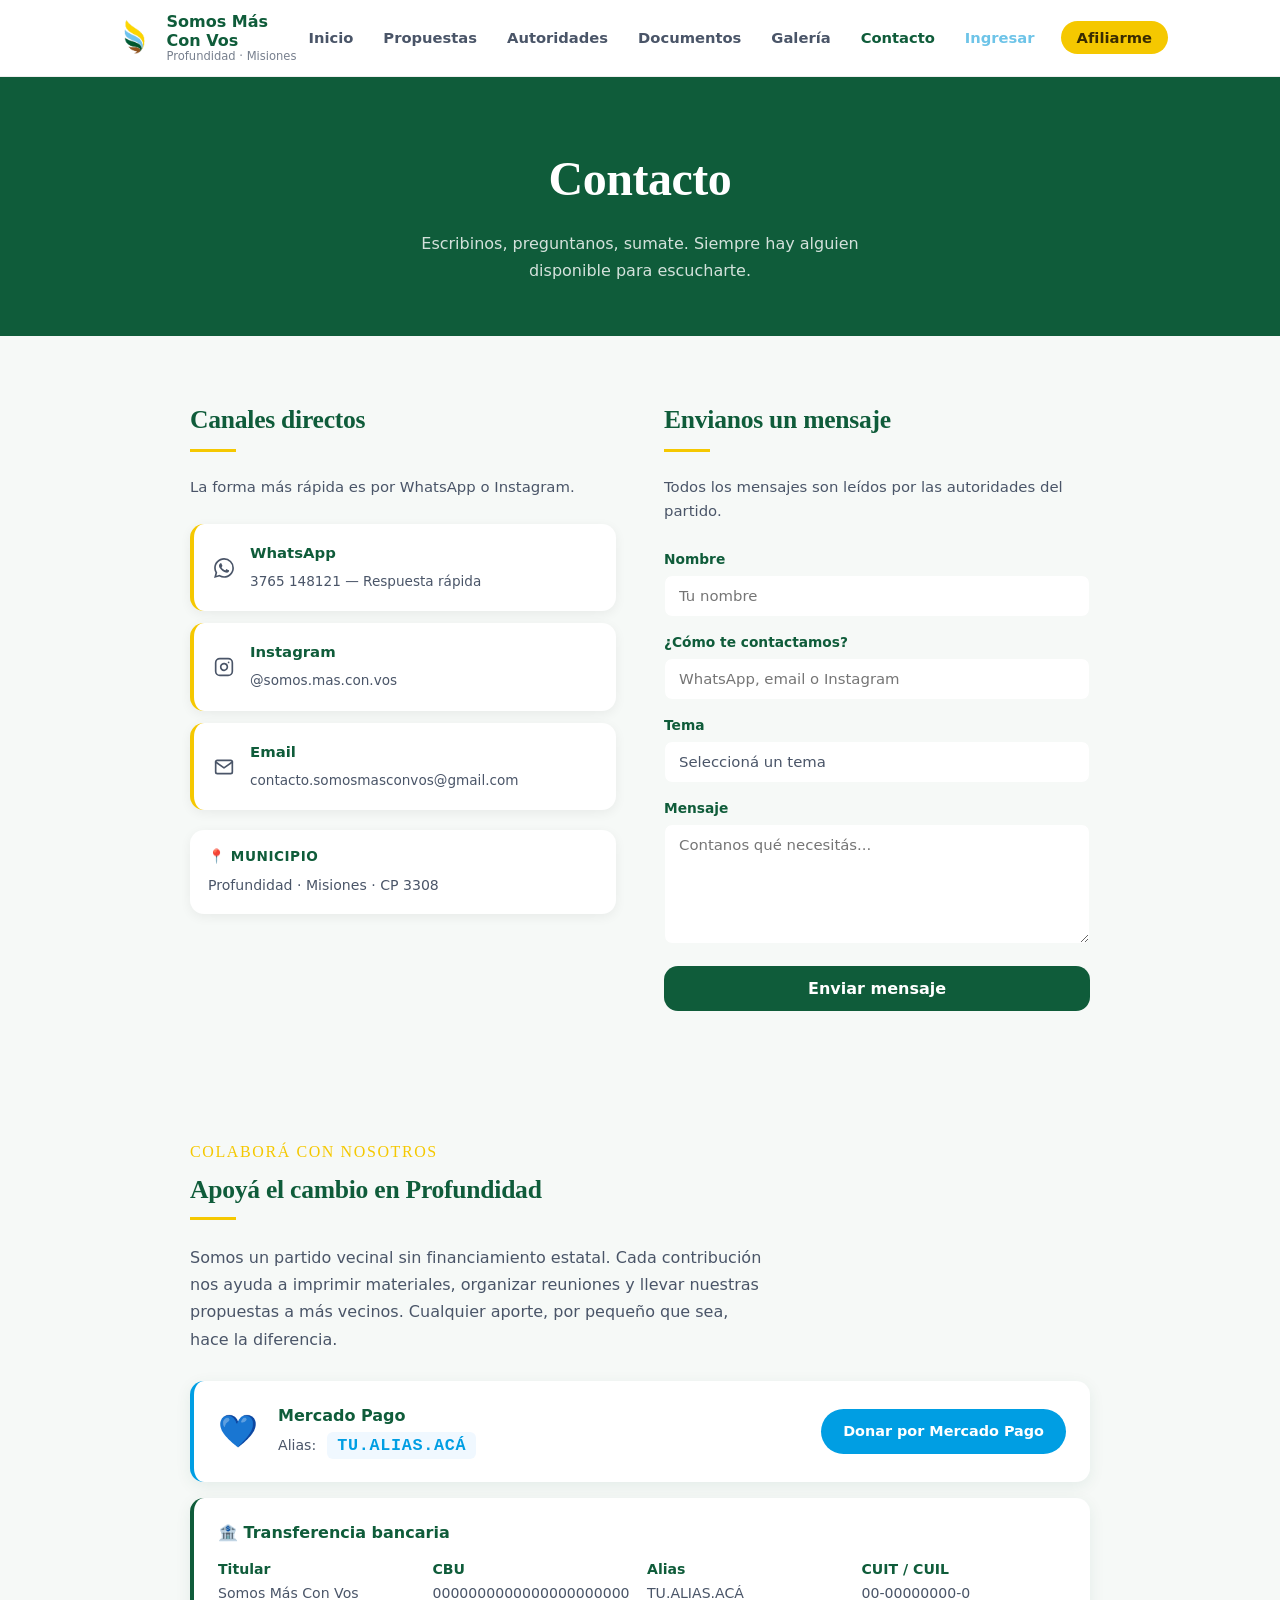
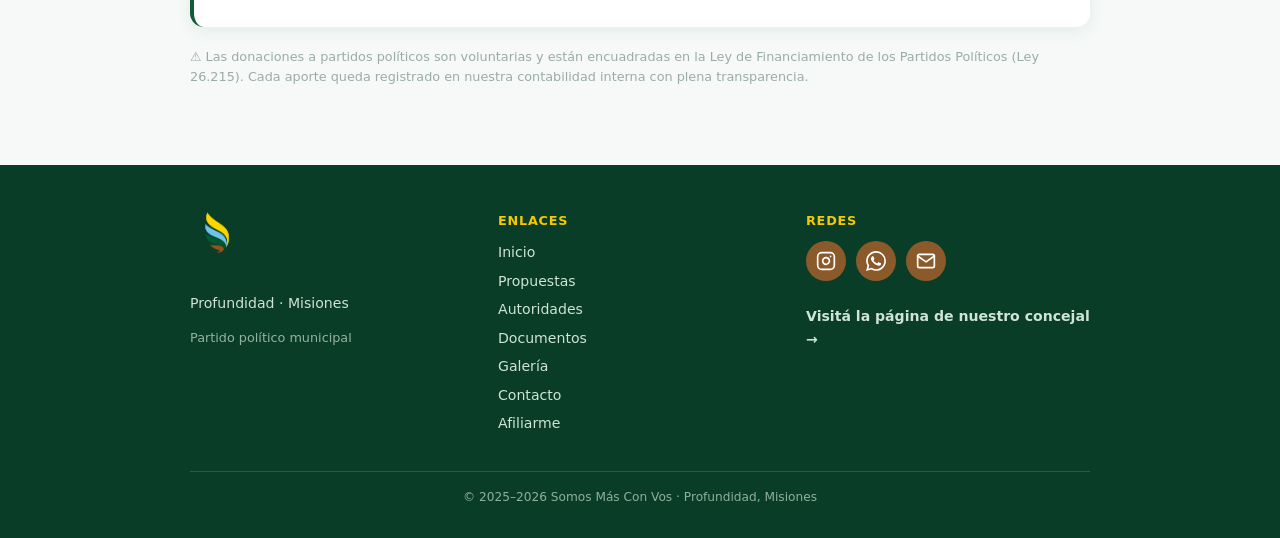
<file: contacto.html>
<!DOCTYPE html>
<html lang="es">
<head>
    <meta charset="UTF-8">
    <meta name="viewport" content="width=device-width, initial-scale=1.0">
    <meta name="description" content="Contacto con Somos Más Con Vos — Partido político municipal de Profundidad, Misiones.">
    <title>Contacto — Somos Más Con Vos</title>
    <link rel="icon" href="img/logo-somos.png">
    <link rel="stylesheet" href="somos-estilo.css">
    <style>
        .contacto-grid {
            display: grid;
            grid-template-columns: 1fr 1fr;
            gap: 48px;
            align-items: start;
        }

        .canal {
            display: flex;
            align-items: center;
            gap: 16px;
            padding: 18px 20px;
            background-color: var(--blanco);
            border-radius: var(--radio-md);
            box-shadow: var(--sombra-sm);
            text-decoration: none;
            color: var(--somos-oscuro);
            margin-bottom: 12px;
            border-left: 4px solid var(--somos-amarillo);
            transition: transform var(--transicion), box-shadow var(--transicion);
        }

        .canal:hover {
            transform: translateX(4px);
            box-shadow: var(--sombra-md);
            color: var(--somos-oscuro);
        }

        .canal-icono { width: 38px; height: 38px; flex-shrink: 0; object-fit: contain; }
        .canal-info strong { display: block; font-size: 0.93rem; color: var(--somos-verde); font-weight: 600; margin-bottom: 2px; }
        .canal-info span { font-size: 0.85rem; color: var(--somos-gris); }

        .form-grupo { margin-bottom: 14px; }
        .form-grupo label { display: block; font-size: 0.86rem; font-weight: 600; color: var(--somos-verde); margin-bottom: 5px; }
        .form-grupo input,
        .form-grupo textarea,
        .form-grupo select {
            width: 100%;
            padding: 11px 14px;
            border: 1.5px solid var(--somos-gris-claro);
            border-radius: var(--radio-sm);
            font-family: var(--fuente-cuerpo);
            font-size: 0.93rem;
            color: var(--somos-oscuro);
            background-color: var(--blanco);
            transition: border-color var(--transicion), box-shadow var(--transicion);
            appearance: none;
        }
        .form-grupo input:focus,
        .form-grupo textarea:focus,
        .form-grupo select:focus {
            outline: none;
            border-color: var(--somos-verde);
            box-shadow: 0 0 0 3px rgba(30,107,60,0.12);
        }
        .form-grupo textarea { resize: vertical; min-height: 120px; }

        .btn-enviar {
            width: 100%;
            padding: 13px;
            background-color: var(--somos-verde);
            color: var(--blanco);
            font-family: var(--fuente-cuerpo);
            font-size: 1rem;
            font-weight: 600;
            border: none;
            border-radius: var(--radio-md);
            cursor: pointer;
            transition: background-color var(--transicion), transform var(--transicion);
        }
        .btn-enviar:hover { background-color: var(--somos-oscuro); transform: translateY(-2px); }

        .form-confirmacion {
            display: none;
            text-align: center;
            padding: 28px 20px;
            background-color: #dcfce7;
            border-radius: var(--radio-md);
            margin-top: 16px;
        }
        .form-confirmacion h3 { font-family: var(--fuente-titulo); color: var(--somos-verde); margin: 12px 0 8px; }
        .form-confirmacion p { font-size: 0.9rem; color: var(--somos-gris); }

        @media (max-width: 768px) {
            .contacto-grid { grid-template-columns: 1fr; gap: 36px; }
        }
    </style>
</head>
<body>

    <header class="somos-header">
        <div class="somos-header-inner">
            <a href="index.html" class="somos-logo">
                <img src="img/logo-somos.png" alt="Somos Más Con Vos">
                <div class="somos-logo-texto">
                    <span class="somos-logo-nombre">Somos Más Con Vos</span>
                    <span class="somos-logo-sub">Profundidad · Misiones</span>
                </div>
            </a>
            <button class="somos-hamburguesa" id="somosHamburguesa" aria-label="Abrir menú" aria-expanded="false">
                <span></span>
                <span></span>
                <span></span>
            </button>
            <nav class="somos-nav" aria-label="Navegación del partido">
                <ul>
                    <li><a href="index.html">Inicio</a></li>
                    <li><a href="propuestas.html">Propuestas</a></li>
                    <li><a href="autoridades.html">Autoridades</a></li>
                    <li><a href="documentos.html">Documentos</a></li>
                    <li><a href="galeria.html">Galería</a></li>
                    <li><a href="contacto.html" class="activo">Contacto</a></li>
                    <li><a href="https://afiliados.somosmasconvos.com.ar/portal/login" target="_blank" rel="noopener" style="color:var(--somos-celeste);">Ingresar</a></li>
                    <li><a href="afiliacion.html" class="somos-nav-afiliarse">Afiliarme</a></li>
                </ul>
            </nav>
        </div>
    </header>

    <main>

        <section style="background-color:var(--somos-verde); color:var(--blanco); text-align:center; padding:64px 20px 52px;">
            <h1 style="font-family:var(--fuente-titulo); font-size:clamp(2rem,4vw,3rem); margin-bottom:12px;">Contacto</h1>
            <p style="font-size:1rem; opacity:0.82; max-width:500px; margin:0 auto; line-height:1.7;">Escribinos, preguntanos, sumate. Siempre hay alguien disponible para escucharte.</p>
        </section>

        <section class="somos-seccion fondo-claro">
            <div class="somos-contenedor">
                <div class="contacto-grid">

                    <!-- Canales -->
                    <section aria-labelledby="titulo-canales">
                        <h2 class="somos-seccion-titulo" id="titulo-canales" style="margin-bottom:8px;">Canales directos</h2>
                        <div class="somos-separador"></div>
                        <p style="font-size:0.93rem; color:var(--somos-gris); margin-bottom:24px; line-height:1.6;">La forma más rápida es por WhatsApp o Instagram.</p>

                        <a class="canal" href="https://wa.me/+5493765148121" target="_blank" rel="noopener" aria-label="WhatsApp">
                            <svg xmlns="http://www.w3.org/2000/svg" width="20" height="20" viewBox="0 0 24 24" fill="currentColor"><path d="M17.472 14.382c-.297-.149-1.758-.867-2.03-.967-.273-.099-.471-.148-.67.15-.197.297-.767.966-.94 1.164-.173.199-.347.223-.644.075-.297-.15-1.255-.463-2.39-1.475-.883-.788-1.48-1.761-1.653-2.059-.173-.297-.018-.458.13-.606.134-.133.298-.347.446-.52.149-.174.198-.298.298-.497.099-.198.05-.371-.025-.52-.075-.149-.669-1.612-.916-2.207-.242-.579-.487-.5-.669-.51-.173-.008-.371-.01-.57-.01-.198 0-.52.074-.792.372-.272.297-1.04 1.016-1.04 2.479 0 1.462 1.065 2.875 1.213 3.074.149.198 2.096 3.2 5.077 4.487.709.306 1.262.489 1.694.625.712.227 1.36.195 1.871.118.571-.085 1.758-.719 2.006-1.413.248-.694.248-1.289.173-1.413-.074-.124-.272-.198-.57-.347m-5.421 7.403h-.004a9.87 9.87 0 0 1-5.031-1.378l-.361-.214-3.741.982.998-3.648-.235-.374a9.86 9.86 0 0 1-1.51-5.26c.001-5.45 4.436-9.884 9.888-9.884 2.64 0 5.122 1.03 6.988 2.898a9.825 9.825 0 0 1 2.893 6.994c-.003 5.45-4.437 9.884-9.885 9.884m8.413-18.297A11.815 11.815 0 0 0 12.05 0C5.495 0 .16 5.335.157 11.892c0 2.096.547 4.142 1.588 5.945L.057 24l6.305-1.654a11.882 11.882 0 0 0 5.683 1.448h.005c6.554 0 11.89-5.335 11.893-11.893a11.821 11.821 0 0 0-3.48-8.413z"/></svg>
                            <div class="canal-info"><strong>WhatsApp</strong><span>3765 148121 — Respuesta rápida</span></div>
                        </a>

                        <a class="canal" href="https://www.instagram.com/somos.mas.con.vos" target="_blank" rel="noopener" aria-label="Instagram">
                            <svg xmlns="http://www.w3.org/2000/svg" width="20" height="20" viewBox="0 0 24 24" fill="none" stroke="currentColor" stroke-width="2" stroke-linecap="round" stroke-linejoin="round"><rect x="2" y="2" width="20" height="20" rx="5" ry="5"/><path d="M16 11.37A4 4 0 1 1 12.63 8 4 4 0 0 1 16 11.37z"/><line x1="17.5" y1="6.5" x2="17.51" y2="6.5"/></svg>
                            <div class="canal-info"><strong>Instagram</strong><span>@somos.mas.con.vos</span></div>
                        </a>

                        <a class="canal" href="mailto:contacto.somosmasconvos@gmail.com" aria-label="Email">
                            <svg xmlns="http://www.w3.org/2000/svg" width="20" height="20" viewBox="0 0 24 24" fill="none" stroke="currentColor" stroke-width="2" stroke-linecap="round" stroke-linejoin="round"><path d="M4 4h16c1.1 0 2 .9 2 2v12c0 1.1-.9 2-2 2H4c-1.1 0-2-.9-2-2V6c0-1.1.9-2 2-2z"/><polyline points="22,6 12,13 2,6"/></svg>
                            <div class="canal-info"><strong>Email</strong><span>contacto.somosmasconvos@gmail.com</span></div>
                        </a>

                        <div style="margin-top:20px; padding:16px 18px; background-color:var(--blanco); border-radius:var(--radio-md); box-shadow:var(--sombra-sm);">
                            <strong style="display:block; font-size:0.85rem; color:var(--somos-verde); text-transform:uppercase; letter-spacing:0.04em; margin-bottom:4px;">📍 Municipio</strong>
                            <span style="font-size:0.88rem; color:var(--somos-gris);">Profundidad · Misiones · CP 3308</span>
                        </div>
                    </section>

                    <!-- Formulario -->
                    <section aria-labelledby="titulo-form">
                        <h2 class="somos-seccion-titulo" id="titulo-form" style="margin-bottom:8px;">Envianos un mensaje</h2>
                        <div class="somos-separador"></div>
                        <p style="font-size:0.93rem; color:var(--somos-gris); margin-bottom:24px; line-height:1.6;">Todos los mensajes son leídos por las autoridades del partido.</p>

                        <form id="formContacto" novalidate>
                            <div class="form-grupo">
                                <label for="nombre">Nombre</label>
                                <input type="text" id="nombre" name="nombre" placeholder="Tu nombre" autocomplete="name" required>
                            </div>
                            <div class="form-grupo">
                                <label for="contacto-input">¿Cómo te contactamos?</label>
                                <input type="text" id="contacto-input" name="contacto" placeholder="WhatsApp, email o Instagram" required>
                            </div>
                            <div class="form-grupo">
                                <label for="asunto">Tema</label>
                                <select id="asunto" name="asunto">
                                    <option value="" disabled selected>Seleccioná un tema</option>
                                    <option value="sumarme">Quiero sumarme al partido</option>
                                    <option value="propuesta">Tengo una propuesta</option>
                                    <option value="consulta">Tengo una consulta</option>
                                    <option value="otro">Otro</option>
                                </select>
                            </div>
                            <div class="form-grupo">
                                <label for="mensaje">Mensaje</label>
                                <textarea id="mensaje" name="mensaje" placeholder="Contanos qué necesitás..." required></textarea>
                            </div>
                            <button type="submit" class="btn-enviar">Enviar mensaje</button>
                        </form>

                        <div class="form-confirmacion" id="formConfirmacion" aria-live="polite">
                            <span style="font-size:2.2rem;" aria-hidden="true">✅</span>
                            <h3>¡Mensaje enviado!</h3>
                            <p>Las autoridades del partido van a leer tu mensaje y te van a responder a la brevedad.</p>
                        </div>
                    </section>

                </div>
            </div>
        </section>

        <!-- COLABORÁ -->
        <section class="somos-seccion" style="background:var(--somos-gris-claro);" aria-labelledby="titulo-colabora">
            <div class="somos-contenedor">
                <span class="somos-seccion-num">Colaborá con nosotros</span>
                <h2 class="somos-seccion-titulo" id="titulo-colabora">Apoyá el cambio en Profundidad</h2>
                <div class="somos-separador"></div>
                <p style="font-size:1rem; color:var(--somos-gris); margin-bottom:28px; max-width:580px; line-height:1.7;">
                    Somos un partido vecinal sin financiamiento estatal. Cada contribución nos ayuda a imprimir materiales, organizar reuniones y llevar nuestras propuestas a más vecinos. Cualquier aporte, por pequeño que sea, hace la diferencia.
                </p>

                <div style="display:grid; gap:16px;">

                    <!-- Mercado Pago -->
                    <div style="background:#fff; border-radius:14px; padding:22px 24px; box-shadow:0 4px 16px rgba(15,92,58,.08); border-left:4px solid #009ee3; display:flex; align-items:center; gap:20px; flex-wrap:wrap;">
                        <div style="font-size:2rem;" aria-hidden="true">💙</div>
                        <div style="flex:1; min-width:200px;">
                            <strong style="display:block; color:var(--somos-verde); font-size:1rem; margin-bottom:4px;">Mercado Pago</strong>
                            <span style="font-size:0.88rem; color:var(--somos-gris);">Alias:</span>
                            <code style="font-size:1.05rem; font-weight:700; color:#009ee3; background:#f0f8ff; padding:4px 10px; border-radius:6px; margin-left:6px; letter-spacing:.04em;">TU.ALIAS.ACÁ</code>
                        </div>
                        <a href="https://mpago.la/TU-LINK-ACÁ" target="_blank" rel="noopener"
                           style="background:#009ee3; color:#fff; padding:11px 22px; border-radius:24px; text-decoration:none; font-weight:700; font-size:.9rem; white-space:nowrap;">
                            Donar por Mercado Pago
                        </a>
                    </div>

                    <!-- Transferencia bancaria -->
                    <div style="background:#fff; border-radius:14px; padding:22px 24px; box-shadow:0 4px 16px rgba(15,92,58,.08); border-left:4px solid var(--somos-verde);">
                        <strong style="display:block; color:var(--somos-verde); font-size:1rem; margin-bottom:12px;">🏦 Transferencia bancaria</strong>
                        <div style="display:grid; grid-template-columns:repeat(auto-fit,minmax(200px,1fr)); gap:10px;">
                            <div style="font-size:.88rem; color:var(--somos-gris);">
                                <span style="display:block; font-weight:600; color:var(--somos-verde); margin-bottom:2px;">Titular</span>
                                Somos Más Con Vos
                            </div>
                            <div style="font-size:.88rem; color:var(--somos-gris);">
                                <span style="display:block; font-weight:600; color:var(--somos-verde); margin-bottom:2px;">CBU</span>
                                0000000000000000000000
                            </div>
                            <div style="font-size:.88rem; color:var(--somos-gris);">
                                <span style="display:block; font-weight:600; color:var(--somos-verde); margin-bottom:2px;">Alias</span>
                                TU.ALIAS.ACÁ
                            </div>
                            <div style="font-size:.88rem; color:var(--somos-gris);">
                                <span style="display:block; font-weight:600; color:var(--somos-verde); margin-bottom:2px;">CUIT / CUIL</span>
                                00-00000000-0
                            </div>
                        </div>
                    </div>

                </div>

                <p style="font-size:.8rem; color:#9aada4; margin-top:20px; line-height:1.6;">
                    ⚠️ Las donaciones a partidos políticos son voluntarias y están encuadradas en la Ley de Financiamiento de los Partidos Políticos (Ley 26.215). Cada aporte queda registrado en nuestra contabilidad interna con plena transparencia.
                </p>
            </div>
        </section>

    </main>

        <!-- FOOTER -->
    <footer class="somos-footer">
        <div class="somos-footer-grid">
            <div class="somos-footer-col">
                <img class="somos-footer-logo" src="img/logo-somos.png" alt="Somos Más Con Vos">
                <p>Profundidad · Misiones</p>
                <p style="opacity:.7; font-size:.8rem;">Partido político municipal</p>
            </div>
            <div class="somos-footer-col">
                <h4>Enlaces</h4>
                <a href="index.html">Inicio</a>
                <a href="propuestas.html">Propuestas</a>
                <a href="autoridades.html">Autoridades</a>
                <a href="documentos.html">Documentos</a>
                <a href="galeria.html">Galería</a>
                <a href="contacto.html">Contacto</a>
                <a href="afiliacion.html">Afiliarme</a>
            </div>
            <div class="somos-footer-col">
                <h4>Redes</h4>
                <nav class="somos-redes" aria-label="Redes sociales">
                    <a href="https://www.instagram.com/somos.mas.con.vos" target="_blank" rel="noopener" aria-label="Instagram">
                        <svg xmlns="http://www.w3.org/2000/svg" width="20" height="20" viewBox="0 0 24 24" fill="none" stroke="currentColor" stroke-width="2" stroke-linecap="round" stroke-linejoin="round"><rect x="2" y="2" width="20" height="20" rx="5" ry="5"/><path d="M16 11.37A4 4 0 1 1 12.63 8 4 4 0 0 1 16 11.37z"/><line x1="17.5" y1="6.5" x2="17.51" y2="6.5"/></svg>
                    </a>
                    <a href="https://wa.me/+5493765148121" target="_blank" rel="noopener" aria-label="WhatsApp">
                        <svg xmlns="http://www.w3.org/2000/svg" width="20" height="20" viewBox="0 0 24 24" fill="currentColor"><path d="M17.472 14.382c-.297-.149-1.758-.867-2.03-.967-.273-.099-.471-.148-.67.15-.197.297-.767.966-.94 1.164-.173.199-.347.223-.644.075-.297-.15-1.255-.463-2.39-1.475-.883-.788-1.48-1.761-1.653-2.059-.173-.297-.018-.458.13-.606.134-.133.298-.347.446-.52.149-.174.198-.298.298-.497.099-.198.05-.371-.025-.52-.075-.149-.669-1.612-.916-2.207-.242-.579-.487-.5-.669-.51-.173-.008-.371-.01-.57-.01-.198 0-.52.074-.792.372-.272.297-1.04 1.016-1.04 2.479 0 1.462 1.065 2.875 1.213 3.074.149.198 2.096 3.2 5.077 4.487.709.306 1.262.489 1.694.625.712.227 1.36.195 1.871.118.571-.085 1.758-.719 2.006-1.413.248-.694.248-1.289.173-1.413-.074-.124-.272-.198-.57-.347m-5.421 7.403h-.004a9.87 9.87 0 0 1-5.031-1.378l-.361-.214-3.741.982.998-3.648-.235-.374a9.86 9.86 0 0 1-1.51-5.26c.001-5.45 4.436-9.884 9.888-9.884 2.64 0 5.122 1.03 6.988 2.898a9.825 9.825 0 0 1 2.893 6.994c-.003 5.45-4.437 9.884-9.885 9.884m8.413-18.297A11.815 11.815 0 0 0 12.05 0C5.495 0 .16 5.335.157 11.892c0 2.096.547 4.142 1.588 5.945L.057 24l6.305-1.654a11.882 11.882 0 0 0 5.683 1.448h.005c6.554 0 11.89-5.335 11.893-11.893a11.821 11.821 0 0 0-3.48-8.413z"/></svg>
                    </a>
                    <a href="mailto:contacto.somosmasconvos@gmail.com" aria-label="Email">
                        <svg xmlns="http://www.w3.org/2000/svg" width="20" height="20" viewBox="0 0 24 24" fill="none" stroke="currentColor" stroke-width="2" stroke-linecap="round" stroke-linejoin="round"><path d="M4 4h16c1.1 0 2 .9 2 2v12c0 1.1-.9 2-2 2H4c-1.1 0-2-.9-2-2V6c0-1.1.9-2 2-2z"/><polyline points="22,6 12,13 2,6"/></svg>
                    </a>
                </nav>
                <a href="https://gabisanchez.com.ar" target="_blank" rel="noopener" class="volver-gabi">Visitá la página de nuestro concejal →</a>
            </div>
        </div>
        <p id="footer-copy-somos" class="somos-footer-bottom"></p>
    </footer>

<script>document.getElementById("footer-copy-somos").innerHTML="&copy; 2025–"+new Date().getFullYear()+" Somos Más Con Vos · Profundidad, Misiones";</script>
    <script>
        (function(){
            var btn = document.getElementById('somosHamburguesa');
            var nav = document.querySelector('.somos-nav');
            if (!btn || !nav) return;
            btn.addEventListener('click', function(){
                var abierto = nav.classList.toggle('abierto');
                btn.classList.toggle('activo', abierto);
                btn.setAttribute('aria-expanded', String(abierto));
            });
            nav.querySelectorAll('a').forEach(function(a){
                a.addEventListener('click', function(){
                    nav.classList.remove('abierto');
                    btn.classList.remove('activo');
                    btn.setAttribute('aria-expanded','false');
                });
            });
        })();
    </script>
</body>
</html>
</file>
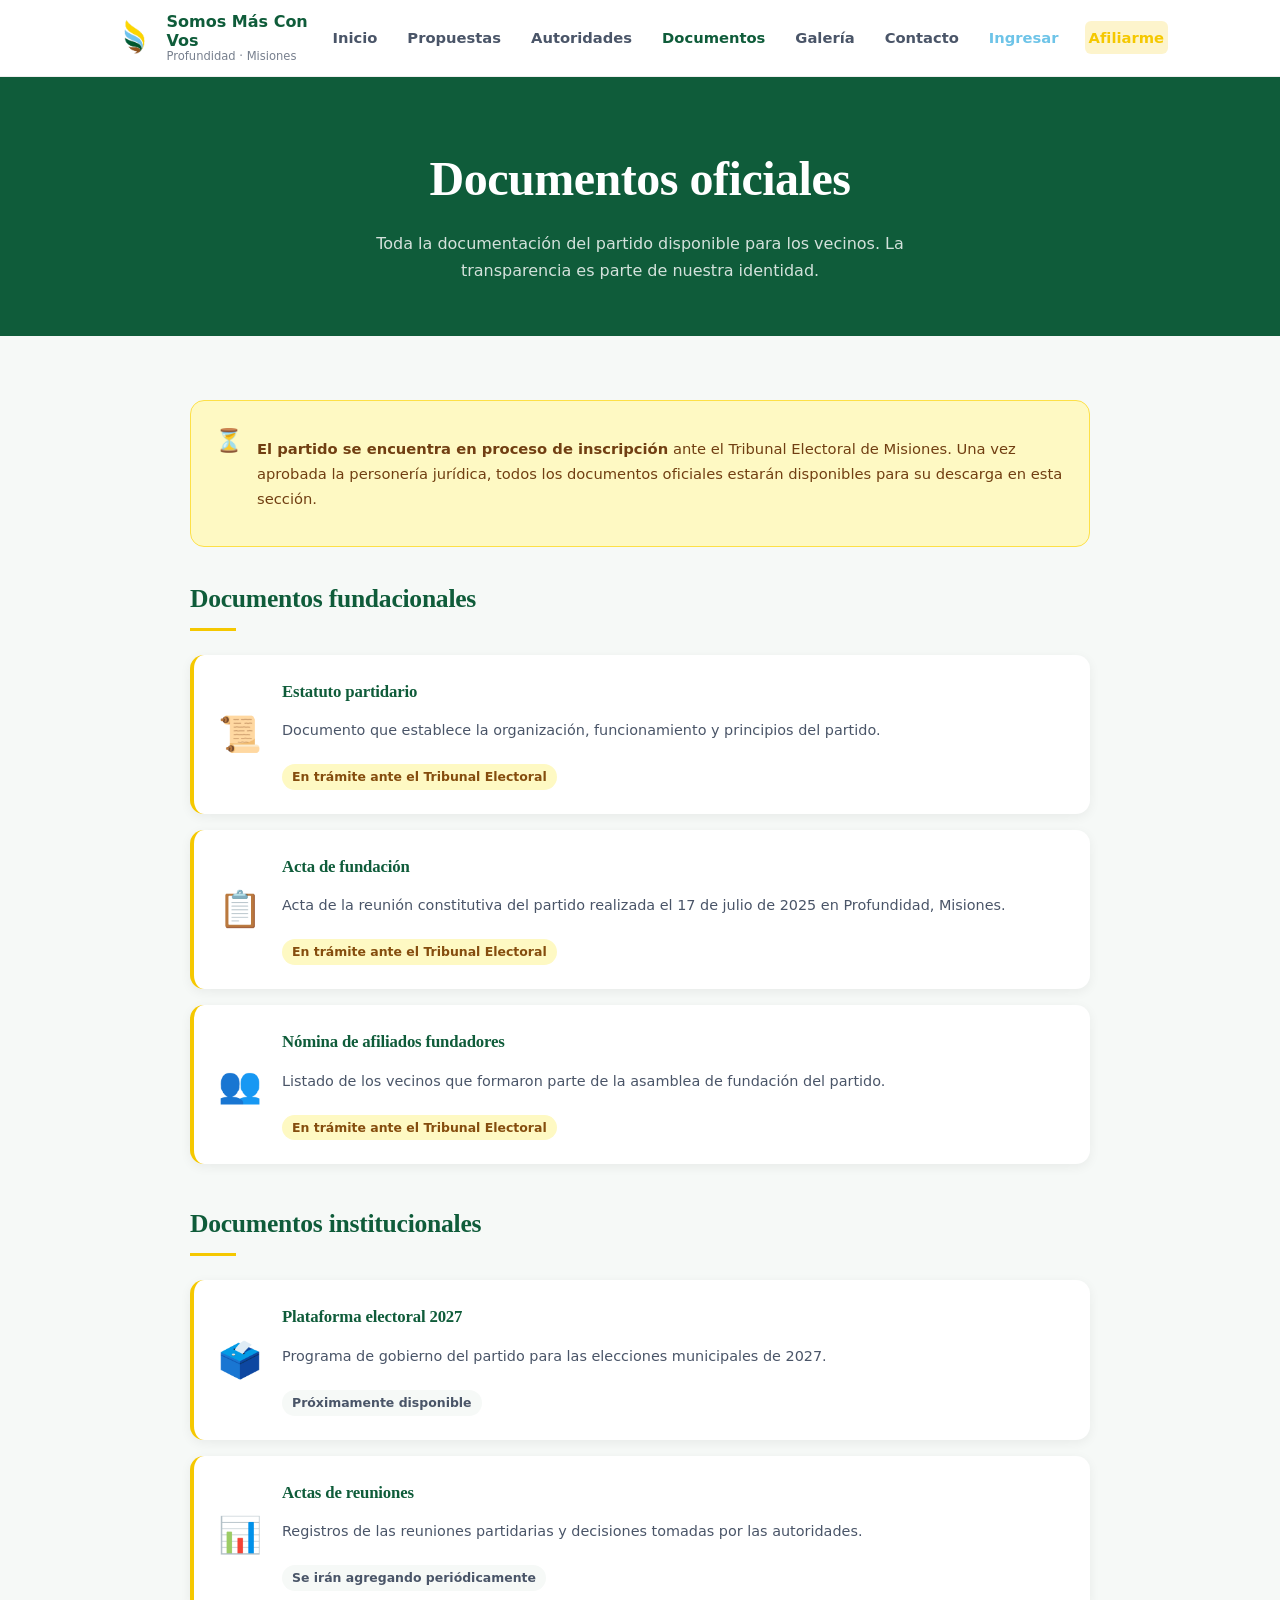
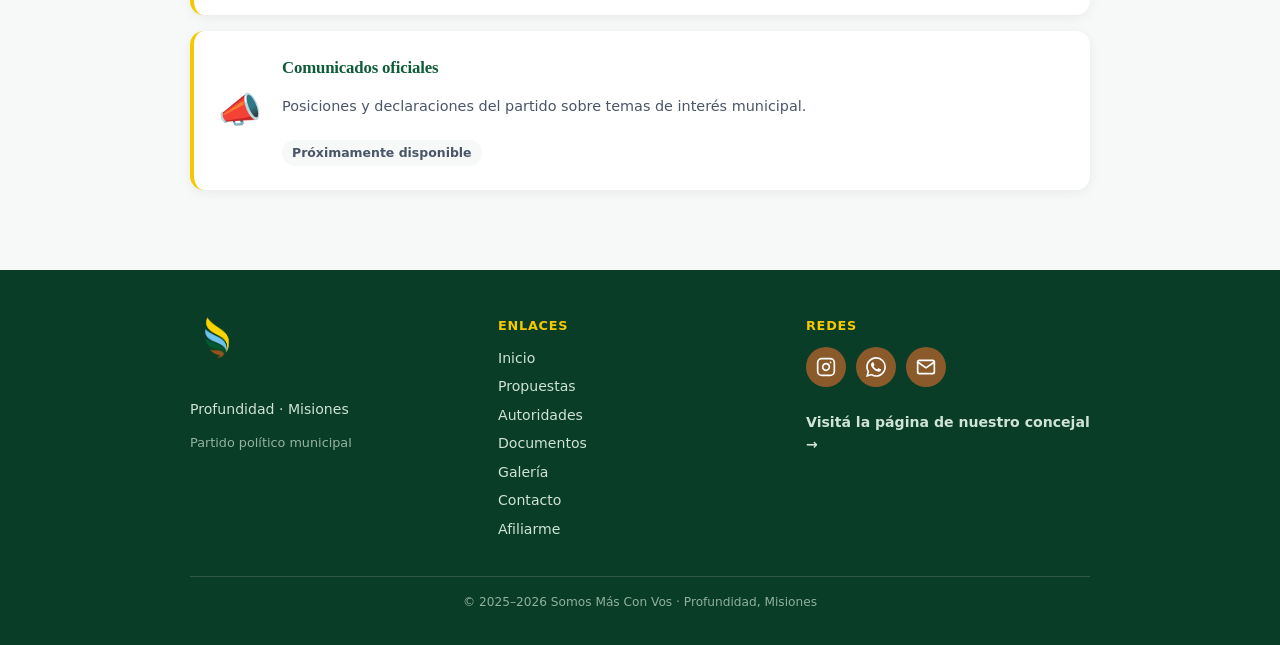
<file: documentos.html>
<!DOCTYPE html>
<html lang="es">
<head>
    <meta charset="UTF-8">
    <meta name="viewport" content="width=device-width, initial-scale=1.0">
    <meta name="description" content="Documentos oficiales de Somos Más Con Vos — Estatuto, actas y documentación ante el Tribunal Electoral de Misiones.">
    <title>Documentos — Somos Más Con Vos</title>
    <link rel="icon" href="img/logo-somos.png">
    <link rel="stylesheet" href="somos-estilo.css">
    <style>
        .doc-card {
            display: flex;
            align-items: center;
            gap: 20px;
            background-color: var(--blanco);
            border-radius: var(--radio-md);
            box-shadow: var(--sombra-sm);
            padding: 24px;
            margin-bottom: 16px;
            border-left: 4px solid var(--somos-amarillo);
            transition: transform var(--transicion), box-shadow var(--transicion);
        }

        .doc-card:hover {
            transform: translateX(4px);
            box-shadow: var(--sombra-md);
        }

        .doc-icono {
            font-size: 2.2rem;
            flex-shrink: 0;
        }

        .doc-info h3 {
            font-family: var(--fuente-titulo);
            font-size: 1.05rem;
            color: var(--somos-verde);
            margin-bottom: 4px;
        }

        .doc-info p {
            font-size: 0.9rem;
            color: var(--somos-gris);
            line-height: 1.5;
        }

        .doc-estado {
            display: inline-block;
            margin-top: 8px;
            padding: 3px 10px;
            border-radius: 99px;
            font-size: 0.78rem;
            font-weight: 600;
        }

        .doc-estado.en-tramite {
            background-color: #fef9c3;
            color: #854d0e;
        }

        .doc-estado.disponible {
            background-color: #dcfce7;
            color: #166534;
        }

        .doc-estado.proximamente {
            background-color: var(--somos-gris-claro);
            color: var(--somos-gris);
        }

        .nota-tramite {
            background-color: #fef9c3;
            border: 1px solid #fde047;
            border-radius: var(--radio-md);
            padding: 20px 24px;
            margin-bottom: 32px;
            display: flex;
            gap: 14px;
            align-items: flex-start;
        }

        .nota-tramite p {
            font-size: 0.92rem;
            color: #713f12;
            line-height: 1.7;
        }
    </style>
</head>
<body>

    <header class="somos-header">
        <div class="somos-header-inner">
            <a href="index.html" class="somos-logo">
                <img src="img/logo-somos.png" alt="Somos Más Con Vos">
                <div class="somos-logo-texto">
                    <span class="somos-logo-nombre">Somos Más Con Vos</span>
                    <span class="somos-logo-sub">Profundidad · Misiones</span>
                </div>
            </a>
            <button class="somos-hamburguesa" id="somosHamburguesa" aria-label="Abrir menú" aria-expanded="false">
                <span></span>
                <span></span>
                <span></span>
            </button>
            <nav class="somos-nav" aria-label="Navegación del partido">
                <ul>
                    <li><a href="index.html">Inicio</a></li>
                    <li><a href="propuestas.html">Propuestas</a></li>
                    <li><a href="autoridades.html">Autoridades</a></li>
                    <li><a href="documentos.html" class="activo">Documentos</a></li>
                    <li><a href="galeria.html">Galería</a></li>
                    <li><a href="contacto.html">Contacto</a></li>
                    <li><a href="https://afiliados.somosmasconvos.com.ar/portal/login" target="_blank" rel="noopener" style="color:var(--somos-celeste);">Ingresar</a></li>
                    <li><a href="afiliacion.html" style="background-color:rgba(245,200,0,0.20); color:var(--somos-amarillo);">Afiliarme</a></li>
                </ul>
            </nav>
        </div>
    </header>

    <main>

        <section style="background-color:var(--somos-verde); color:var(--blanco); text-align:center; padding:64px 20px 52px;">
            <h1 style="font-family:var(--fuente-titulo); font-size:clamp(2rem,4vw,3rem); margin-bottom:12px;">Documentos oficiales</h1>
            <p style="font-size:1rem; opacity:0.82; max-width:540px; margin:0 auto; line-height:1.7;">Toda la documentación del partido disponible para los vecinos. La transparencia es parte de nuestra identidad.</p>
        </section>

        <section class="somos-seccion fondo-claro">
            <div class="somos-contenedor">

                <div class="nota-tramite" role="note">
                    <span style="font-size:1.4rem; flex-shrink:0; margin-top:2px;">⏳</span>
                    <p><strong>El partido se encuentra en proceso de inscripción</strong> ante el Tribunal Electoral de Misiones. Una vez aprobada la personería jurídica, todos los documentos oficiales estarán disponibles para su descarga en esta sección.</p>
                </div>

                <!-- DOCUMENTOS FUNDACIONALES -->
                <h2 class="somos-seccion-titulo" style="margin-bottom:8px;">Documentos fundacionales</h2>
                <div class="somos-separador"></div>

                <div class="doc-card">
                    <span class="doc-icono" aria-hidden="true">📜</span>
                    <div class="doc-info">
                        <h3>Estatuto partidario</h3>
                        <p>Documento que establece la organización, funcionamiento y principios del partido.</p>
                        <span class="doc-estado en-tramite">En trámite ante el Tribunal Electoral</span>
                    </div>
                </div>

                <div class="doc-card">
                    <span class="doc-icono" aria-hidden="true">📋</span>
                    <div class="doc-info">
                        <h3>Acta de fundación</h3>
                        <p>Acta de la reunión constitutiva del partido realizada el 17 de julio de 2025 en Profundidad, Misiones.</p>
                        <span class="doc-estado en-tramite">En trámite ante el Tribunal Electoral</span>
                    </div>
                </div>

                <div class="doc-card">
                    <span class="doc-icono" aria-hidden="true">👥</span>
                    <div class="doc-info">
                        <h3>Nómina de afiliados fundadores</h3>
                        <p>Listado de los vecinos que formaron parte de la asamblea de fundación del partido.</p>
                        <span class="doc-estado en-tramite">En trámite ante el Tribunal Electoral</span>
                    </div>
                </div>

                <!-- DOCUMENTOS INSTITUCIONALES -->
                <h2 class="somos-seccion-titulo" style="margin-bottom:8px; margin-top:40px;">Documentos institucionales</h2>
                <div class="somos-separador"></div>

                <div class="doc-card">
                    <span class="doc-icono" aria-hidden="true">🗳️</span>
                    <div class="doc-info">
                        <h3>Plataforma electoral 2027</h3>
                        <p>Programa de gobierno del partido para las elecciones municipales de 2027.</p>
                        <span class="doc-estado proximamente">Próximamente disponible</span>
                    </div>
                </div>

                <div class="doc-card">
                    <span class="doc-icono" aria-hidden="true">📊</span>
                    <div class="doc-info">
                        <h3>Actas de reuniones</h3>
                        <p>Registros de las reuniones partidarias y decisiones tomadas por las autoridades.</p>
                        <span class="doc-estado proximamente">Se irán agregando periódicamente</span>
                    </div>
                </div>

                <div class="doc-card">
                    <span class="doc-icono" aria-hidden="true">📣</span>
                    <div class="doc-info">
                        <h3>Comunicados oficiales</h3>
                        <p>Posiciones y declaraciones del partido sobre temas de interés municipal.</p>
                        <span class="doc-estado proximamente">Próximamente disponible</span>
                    </div>
                </div>

            </div>
        </section>

    </main>

        <!-- FOOTER -->
    <footer class="somos-footer">
        <div class="somos-footer-grid">
            <div class="somos-footer-col">
                <img class="somos-footer-logo" src="img/logo-somos.png" alt="Somos Más Con Vos">
                <p>Profundidad · Misiones</p>
                <p style="opacity:.7; font-size:.8rem;">Partido político municipal</p>
            </div>
            <div class="somos-footer-col">
                <h4>Enlaces</h4>
                <a href="index.html">Inicio</a>
                <a href="propuestas.html">Propuestas</a>
                <a href="autoridades.html">Autoridades</a>
                <a href="documentos.html">Documentos</a>
                <a href="galeria.html">Galería</a>
                <a href="contacto.html">Contacto</a>
                <a href="afiliacion.html">Afiliarme</a>
            </div>
            <div class="somos-footer-col">
                <h4>Redes</h4>
                <nav class="somos-redes" aria-label="Redes sociales">
                    <a href="https://www.instagram.com/somos.mas.con.vos" target="_blank" rel="noopener" aria-label="Instagram">
                        <svg xmlns="http://www.w3.org/2000/svg" width="20" height="20" viewBox="0 0 24 24" fill="none" stroke="currentColor" stroke-width="2" stroke-linecap="round" stroke-linejoin="round"><rect x="2" y="2" width="20" height="20" rx="5" ry="5"/><path d="M16 11.37A4 4 0 1 1 12.63 8 4 4 0 0 1 16 11.37z"/><line x1="17.5" y1="6.5" x2="17.51" y2="6.5"/></svg>
                    </a>
                    <a href="https://wa.me/+5493765148121" target="_blank" rel="noopener" aria-label="WhatsApp">
                        <svg xmlns="http://www.w3.org/2000/svg" width="20" height="20" viewBox="0 0 24 24" fill="currentColor"><path d="M17.472 14.382c-.297-.149-1.758-.867-2.03-.967-.273-.099-.471-.148-.67.15-.197.297-.767.966-.94 1.164-.173.199-.347.223-.644.075-.297-.15-1.255-.463-2.39-1.475-.883-.788-1.48-1.761-1.653-2.059-.173-.297-.018-.458.13-.606.134-.133.298-.347.446-.52.149-.174.198-.298.298-.497.099-.198.05-.371-.025-.52-.075-.149-.669-1.612-.916-2.207-.242-.579-.487-.5-.669-.51-.173-.008-.371-.01-.57-.01-.198 0-.52.074-.792.372-.272.297-1.04 1.016-1.04 2.479 0 1.462 1.065 2.875 1.213 3.074.149.198 2.096 3.2 5.077 4.487.709.306 1.262.489 1.694.625.712.227 1.36.195 1.871.118.571-.085 1.758-.719 2.006-1.413.248-.694.248-1.289.173-1.413-.074-.124-.272-.198-.57-.347m-5.421 7.403h-.004a9.87 9.87 0 0 1-5.031-1.378l-.361-.214-3.741.982.998-3.648-.235-.374a9.86 9.86 0 0 1-1.51-5.26c.001-5.45 4.436-9.884 9.888-9.884 2.64 0 5.122 1.03 6.988 2.898a9.825 9.825 0 0 1 2.893 6.994c-.003 5.45-4.437 9.884-9.885 9.884m8.413-18.297A11.815 11.815 0 0 0 12.05 0C5.495 0 .16 5.335.157 11.892c0 2.096.547 4.142 1.588 5.945L.057 24l6.305-1.654a11.882 11.882 0 0 0 5.683 1.448h.005c6.554 0 11.89-5.335 11.893-11.893a11.821 11.821 0 0 0-3.48-8.413z"/></svg>
                    </a>
                    <a href="mailto:contacto.somosmasconvos@gmail.com" aria-label="Email">
                        <svg xmlns="http://www.w3.org/2000/svg" width="20" height="20" viewBox="0 0 24 24" fill="none" stroke="currentColor" stroke-width="2" stroke-linecap="round" stroke-linejoin="round"><path d="M4 4h16c1.1 0 2 .9 2 2v12c0 1.1-.9 2-2 2H4c-1.1 0-2-.9-2-2V6c0-1.1.9-2 2-2z"/><polyline points="22,6 12,13 2,6"/></svg>
                    </a>
                </nav>
                <a href="https://gabisanchez.com.ar" target="_blank" rel="noopener" class="volver-gabi">Visitá la página de nuestro concejal →</a>
            </div>
        </div>
        <p id="footer-copy-somos" class="somos-footer-bottom"></p>
    </footer>

<script>document.getElementById("footer-copy-somos").innerHTML="&copy; 2025–"+new Date().getFullYear()+" Somos Más Con Vos · Profundidad, Misiones";</script>
    <script>
        (function(){
            var btn = document.getElementById('somosHamburguesa');
            var nav = document.querySelector('.somos-nav');
            if (!btn || !nav) return;
            btn.addEventListener('click', function(){
                var abierto = nav.classList.toggle('abierto');
                btn.classList.toggle('activo', abierto);
                btn.setAttribute('aria-expanded', String(abierto));
            });
            nav.querySelectorAll('a').forEach(function(a){
                a.addEventListener('click', function(){
                    nav.classList.remove('abierto');
                    btn.classList.remove('activo');
                    btn.setAttribute('aria-expanded','false');
                });
            });
        })();
    </script>
</body>
</html>
</file>
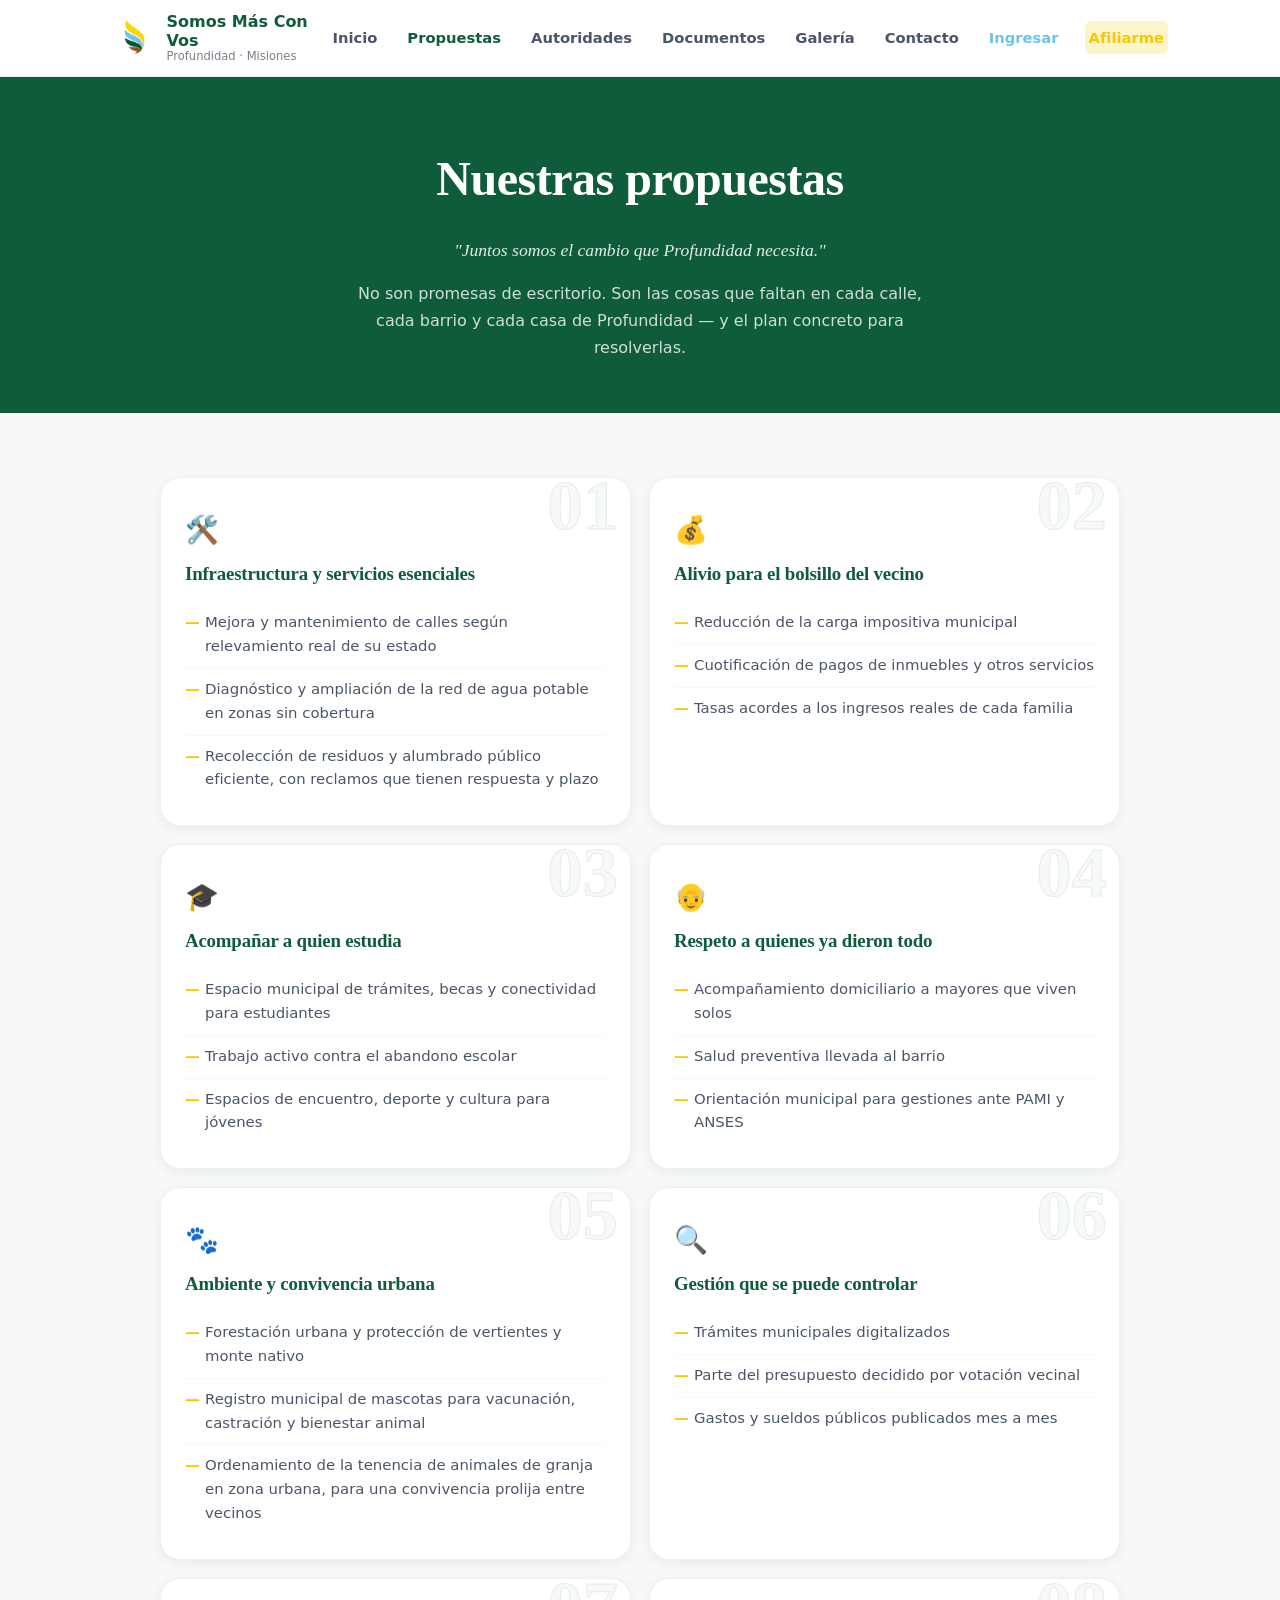
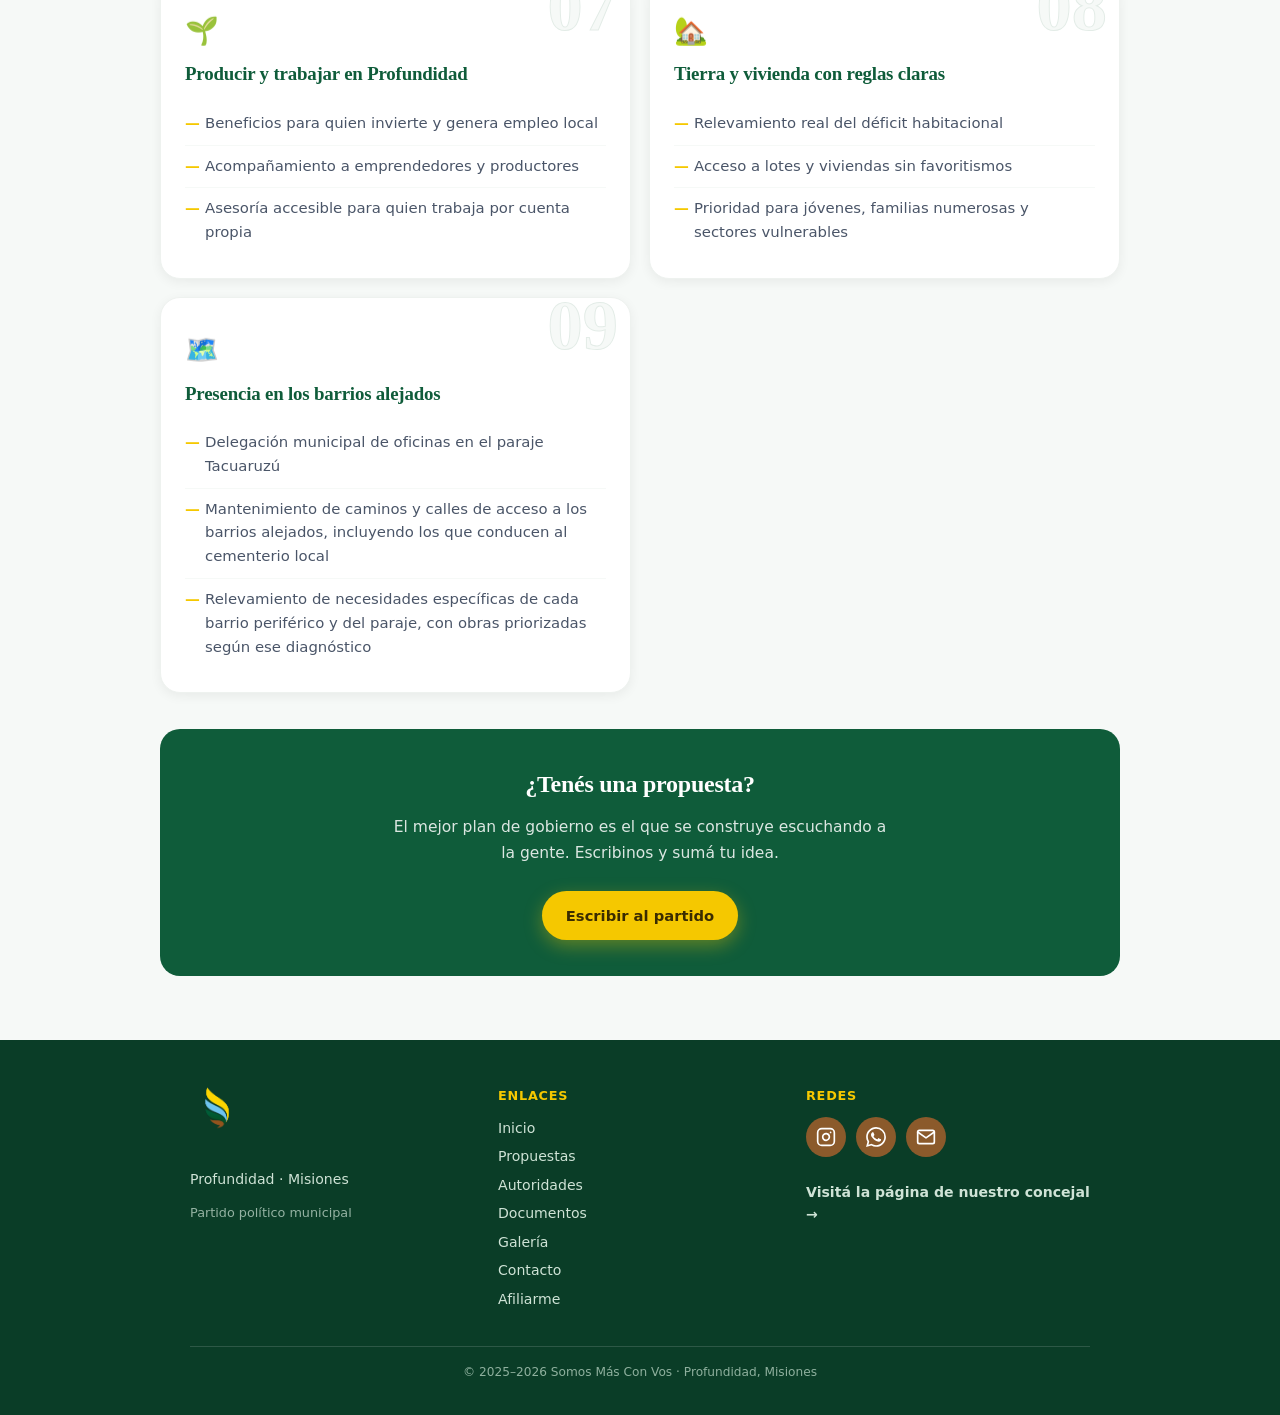
<file: propuestas.html>
<!DOCTYPE html>
<html lang="es">
<head>
    <meta charset="UTF-8">
    <meta name="viewport" content="width=device-width, initial-scale=1.0">
    <meta name="description" content="Propuestas de Somos Más Con Vos para Profundidad, Misiones. Plan de trabajo municipal 2027.">
    <title>Propuestas — Somos Más Con Vos</title>
    <link rel="icon" href="img/logo-somos.png">
    <link rel="stylesheet" href="somos-estilo.css">
    <style>
        .propuestas-intro{
            text-align:center;
            max-width:640px;
            margin:0 auto 44px;
        }
        .propuestas-intro .eyebrow{
            display:block;
            color:var(--somos-amarillo);
            font-family:var(--fuente-titulo);
            text-transform:uppercase;
            letter-spacing:.12em;
            font-size:.85rem;
            margin-bottom:8px;
        }
        .propuestas-intro h1{
            font-size:clamp(1.7rem,4vw,2.3rem);
            color:var(--somos-verde);
            margin-bottom:14px;
        }
        .propuestas-intro p{
            font-size:1.02rem;
            color:var(--somos-gris);
            line-height:1.7;
        }
        .propuestas-grid{
            display:grid;
            grid-template-columns:1fr;
            gap:18px;
        }
        @media(min-width:720px){
            .propuestas-grid{grid-template-columns:1fr 1fr;}
        }
        .propuesta-card{
            position:relative;
            background:var(--blanco);
            border-radius:var(--radio-lg);
            padding:30px 24px 24px;
            box-shadow:var(--sombra-sm);
            overflow:hidden;
            border:1px solid #eef2ef;
            transition:transform var(--transicion), box-shadow var(--transicion);
        }
        .propuesta-card:hover{
            transform:translateY(-4px);
            box-shadow:var(--sombra-md);
        }
        .propuesta-num{
            position:absolute;
            top:-8px;
            right:12px;
            font-family:var(--fuente-titulo);
            font-weight:700;
            font-size:4.4rem;
            line-height:1;
            color:var(--somos-gris-claro);
            -webkit-text-stroke:1px #e3ece7;
            z-index:0;
        }
        .propuesta-card-icono{
            font-size:1.7rem;
            margin-bottom:10px;
            position:relative;
            z-index:1;
        }
        .propuesta-card h2{
            position:relative;
            z-index:1;
            font-size:1.18rem;
            color:var(--somos-verde);
            margin-bottom:16px;
            line-height:1.3;
        }
        .propuesta-card ul{
            position:relative;
            z-index:1;
            list-style:none;
            margin:0;
            padding:0;
        }
        .propuesta-card li{
            font-size:.93rem;
            color:var(--somos-gris);
            line-height:1.6;
            padding:9px 0 9px 20px;
            position:relative;
            border-top:1px solid var(--somos-gris-claro);
        }
        .propuesta-card li:first-child{
            border-top:none;
        }
        .propuesta-card li::before{
            content:"—";
            position:absolute;
            left:0;
            color:var(--somos-amarillo);
            font-weight:700;
        }
    </style>
</head>
<body>
    <header class="somos-header">
        <div class="somos-header-inner">
            <a href="index.html" class="somos-logo">
                <img src="img/logo-somos.png" alt="Somos Más Con Vos">
                <div class="somos-logo-texto">
                    <span class="somos-logo-nombre">Somos Más Con Vos</span>
                    <span class="somos-logo-sub">Profundidad · Misiones</span>
                </div>
            </a>
            <button class="somos-hamburguesa" id="somosHamburguesa" aria-label="Abrir menú" aria-expanded="false">
                <span></span>
                <span></span>
                <span></span>
            </button>
            <nav class="somos-nav" aria-label="Navegación del partido">
                <ul>
                    <li><a href="index.html">Inicio</a></li>
                    <li><a href="propuestas.html" class="activo">Propuestas</a></li>
                    <li><a href="autoridades.html">Autoridades</a></li>
                    <li><a href="documentos.html">Documentos</a></li>
                    <li><a href="galeria.html">Galería</a></li>
                    <li><a href="contacto.html">Contacto</a></li>
                    <li><a href="https://afiliados.somosmasconvos.com.ar/portal/login" target="_blank" rel="noopener" style="color:var(--somos-celeste);">Ingresar</a></li>
                    <li><a href="afiliacion.html" style="background-color:rgba(245,200,0,0.20); color:var(--somos-amarillo);">Afiliarme</a></li>
                </ul>
            </nav>
        </div>
    </header>
    <main>
        <section style="background-color:var(--somos-verde); color:var(--blanco); text-align:center; padding:64px 20px 52px;">
            <h1 style="font-family:var(--fuente-titulo); font-size:clamp(2rem,4vw,3rem); margin-bottom:12px;">Nuestras propuestas</h1>
            <p class="frase" style="font-family:var(--fuente-titulo); font-style:italic; font-size:1.1rem; opacity:0.88; margin-bottom:16px;">"Juntos somos el cambio que Profundidad necesita."</p>
            <p style="font-size:1rem; opacity:0.80; max-width:580px; margin:0 auto; line-height:1.7;">No son promesas de escritorio. Son las cosas que faltan en cada calle, cada barrio y cada casa de Profundidad — y el plan concreto para resolverlas.</p>
        </section>
        <section class="somos-seccion fondo-claro">
            <div class="somos-contenedor" style="max-width:960px;">
                <div class="propuestas-grid">

                    <article class="propuesta-card">
                        <span class="propuesta-num">01</span>
                        <div class="propuesta-card-icono" aria-hidden="true">🛠️</div>
                        <h2>Infraestructura y servicios esenciales</h2>
                        <ul>
                            <li>Mejora y mantenimiento de calles según relevamiento real de su estado</li>
                            <li>Diagnóstico y ampliación de la red de agua potable en zonas sin cobertura</li>
                            <li>Recolección de residuos y alumbrado público eficiente, con reclamos que tienen respuesta y plazo</li>
                        </ul>
                    </article>

                    <article class="propuesta-card">
                        <span class="propuesta-num">02</span>
                        <div class="propuesta-card-icono" aria-hidden="true">💰</div>
                        <h2>Alivio para el bolsillo del vecino</h2>
                        <ul>
                            <li>Reducción de la carga impositiva municipal</li>
                            <li>Cuotificación de pagos de inmuebles y otros servicios</li>
                            <li>Tasas acordes a los ingresos reales de cada familia</li>
                        </ul>
                    </article>

                    <article class="propuesta-card">
                        <span class="propuesta-num">03</span>
                        <div class="propuesta-card-icono" aria-hidden="true">🎓</div>
                        <h2>Acompañar a quien estudia</h2>
                        <ul>
                            <li>Espacio municipal de trámites, becas y conectividad para estudiantes</li>
                            <li>Trabajo activo contra el abandono escolar</li>
                            <li>Espacios de encuentro, deporte y cultura para jóvenes</li>
                        </ul>
                    </article>

                    <article class="propuesta-card">
                        <span class="propuesta-num">04</span>
                        <div class="propuesta-card-icono" aria-hidden="true">👴</div>
                        <h2>Respeto a quienes ya dieron todo</h2>
                        <ul>
                            <li>Acompañamiento domiciliario a mayores que viven solos</li>
                            <li>Salud preventiva llevada al barrio</li>
                            <li>Orientación municipal para gestiones ante PAMI y ANSES</li>
                        </ul>
                    </article>

                    <article class="propuesta-card">
                        <span class="propuesta-num">05</span>
                        <div class="propuesta-card-icono" aria-hidden="true">🐾</div>
                        <h2>Ambiente y convivencia urbana</h2>
                        <ul>
                            <li>Forestación urbana y protección de vertientes y monte nativo</li>
                            <li>Registro municipal de mascotas para vacunación, castración y bienestar animal</li>
                            <li>Ordenamiento de la tenencia de animales de granja en zona urbana, para una convivencia prolija entre vecinos</li>
                        </ul>
                    </article>

                    <article class="propuesta-card">
                        <span class="propuesta-num">06</span>
                        <div class="propuesta-card-icono" aria-hidden="true">🔍</div>
                        <h2>Gestión que se puede controlar</h2>
                        <ul>
                            <li>Trámites municipales digitalizados</li>
                            <li>Parte del presupuesto decidido por votación vecinal</li>
                            <li>Gastos y sueldos públicos publicados mes a mes</li>
                        </ul>
                    </article>

                    <article class="propuesta-card">
                        <span class="propuesta-num">07</span>
                        <div class="propuesta-card-icono" aria-hidden="true">🌱</div>
                        <h2>Producir y trabajar en Profundidad</h2>
                        <ul>
                            <li>Beneficios para quien invierte y genera empleo local</li>
                            <li>Acompañamiento a emprendedores y productores</li>
                            <li>Asesoría accesible para quien trabaja por cuenta propia</li>
                        </ul>
                    </article>

                    <article class="propuesta-card">
                        <span class="propuesta-num">08</span>
                        <div class="propuesta-card-icono" aria-hidden="true">🏡</div>
                        <h2>Tierra y vivienda con reglas claras</h2>
                        <ul>
                            <li>Relevamiento real del déficit habitacional</li>
                            <li>Acceso a lotes y viviendas sin favoritismos</li>
                            <li>Prioridad para jóvenes, familias numerosas y sectores vulnerables</li>
                        </ul>
                    </article>

                    <article class="propuesta-card">
                        <span class="propuesta-num">09</span>
                        <div class="propuesta-card-icono" aria-hidden="true">🗺️</div>
                        <h2>Presencia en los barrios alejados</h2>
                        <ul>
                            <li>Delegación municipal de oficinas en el paraje Tacuaruzú</li>
                            <li>Mantenimiento de caminos y calles de acceso a los barrios alejados, incluyendo los que conducen al cementerio local</li>
                            <li>Relevamiento de necesidades específicas de cada barrio periférico y del paraje, con obras priorizadas según ese diagnóstico</li>
                        </ul>
                    </article>

                </div>

                <div style="background-color:var(--somos-verde); border-radius:var(--radio-lg); padding:36px; text-align:center; color:var(--blanco); margin-top:36px;">
                    <h2 style="font-family:var(--fuente-titulo); font-size:1.5rem; margin-bottom:10px;">¿Tenés una propuesta?</h2>
                    <p style="opacity:0.85; max-width:500px; margin:0 auto 24px; font-size:0.97rem; line-height:1.7;">El mejor plan de gobierno es el que se construye escuchando a la gente. Escribinos y sumá tu idea.</p>
                    <a href="contacto.html" class="btn-somos-primario">Escribir al partido</a>
                </div>
            </div>
        </section>
    </main>
        <!-- FOOTER -->
    <footer class="somos-footer">
        <div class="somos-footer-grid">
            <div class="somos-footer-col">
                <img class="somos-footer-logo" src="img/logo-somos.png" alt="Somos Más Con Vos">
                <p>Profundidad · Misiones</p>
                <p style="opacity:.7; font-size:.8rem;">Partido político municipal</p>
            </div>
            <div class="somos-footer-col">
                <h4>Enlaces</h4>
                <a href="index.html">Inicio</a>
                <a href="propuestas.html">Propuestas</a>
                <a href="autoridades.html">Autoridades</a>
                <a href="documentos.html">Documentos</a>
                <a href="galeria.html">Galería</a>
                <a href="contacto.html">Contacto</a>
                <a href="afiliacion.html">Afiliarme</a>
            </div>
            <div class="somos-footer-col">
                <h4>Redes</h4>
                <nav class="somos-redes" aria-label="Redes sociales">
                    <a href="https://www.instagram.com/somos.mas.con.vos" target="_blank" rel="noopener" aria-label="Instagram">
                        <svg xmlns="http://www.w3.org/2000/svg" width="20" height="20" viewBox="0 0 24 24" fill="none" stroke="currentColor" stroke-width="2" stroke-linecap="round" stroke-linejoin="round"><rect x="2" y="2" width="20" height="20" rx="5" ry="5"/><path d="M16 11.37A4 4 0 1 1 12.63 8 4 4 0
0 1 16 11.37z"/><line x1="17.5" y1="6.5" x2="17.51" y2="6.5"/></svg>
                    </a>
                    <a href="https://wa.me/+5493765148121" target="_blank" rel="noopener" aria-label="WhatsApp">
                        <svg xmlns="http://www.w3.org/2000/svg" width="20" height="20" viewBox="0 0 24 24" fill="currentColor"><path d="M17.472 14.382c-.297-.149-1.758-.867-2.03-.967-.273-.099-.471-.148-.67.15-.197.297-.767.966-.94 1.164-.173.199-.347.223-.644.075-.297-.15-1.255-.463-2.39-1.475-.883-.788-1.48-1.761-1.653-2.059-.173-.297-.018-.458.13-.606.134-.133.298-.347.446-.52.149-.174.198-.298.298-.497.099-.198.05-.371-.025-.52-.075-.149-.669-1.612-.916-2.207-.242-.579-.487-.5-.669-.51-.173-.008-.371-.01-.57-.01-.198 0-.52.074-.792.372-.272.297-1.04 1.016-1.04 2.479 0 1.462 1.065 2.875 1.213 3.074.149.198 2.096 3.2 5.077 4.487.709.306 1.262.489 1.694.625.712.227 1.36.195 1.871.118.571-.085 1.758-.719 2.006-1.413.248-.694.248-1.289.173-1.413-.074-.124-.272-.198-.57-.347m-5.421 7.403h-.004a9.87 9.87 0 0 1-5.031-1.378l-.361-.214-3.741.982.998-3.648-.235-.374a9.86 9.86 0 0 1-1.51-5.26c.001-5.45 4.436-9.884 9.888-9.884 2.64 0 5.122 1.03 6.988 2.898a9.825 9.825 0 0 1 2.893 6.994c-.003 5.45-4.437 9.884-9.885 9.884m8.413-18.297A11.815 11.815 0 0 0 12.05 0C5.495 0 .16 5.335.157 11.892c0 2.096.547 4.142 1.588 5.945L.057 24l6.305-1.654a11.882 11.882 0 0 0 5.683 1.448h.005c6.554 0 11.89-5.335 11.893-11.893a11.821 11.821 0 0 0-3.48-8.413z"/></svg>
                    </a>
                    <a href="mailto:contacto.somosmasconvos@gmail.com" aria-label="Email">
                        <svg xmlns="http://www.w3.org/2000/svg" width="20" height="20" viewBox="0 0 24 24" fill="none" stroke="currentColor" stroke-width="2" stroke-linecap="round" stroke-linejoin="round"><path d="M4 4h16c1.1 0 2 .9 2 2v12c0 1.1-.9 2-2 2H4c-1.1 0-2-.9-2-2V6c0-1.1.9-2 2-2z"/><polyline points="22,6 12,13 2,6"/></svg>
                    </a>
                </nav>
                <a href="https://gabisanchez.com.ar" target="_blank" rel="noopener" class="volver-gabi">Visitá la página de nuestro concejal →</a>
            </div>
        </div>
        <p id="footer-copy-somos" class="somos-footer-bottom"></p>
    </footer>
<script>document.getElementById("footer-copy-somos").innerHTML="&copy; 2025–"+new Date().getFullYear()+" Somos Más Con Vos · Profundidad, Misiones";</script>
    <script>
        (function(){
            var btn = document.getElementById('somosHamburguesa');
            var nav = document.querySelector('.somos-nav');
            if (!btn || !nav) return;
            btn.addEventListener('click', function(){
                var abierto = nav.classList.toggle('abierto');
                btn.classList.toggle('activo', abierto);
                btn.setAttribute('aria-expanded', String(abierto));
            });
            nav.querySelectorAll('a').forEach(function(a){
                a.addEventListener('click', function(){
                    nav.classList.remove('abierto');
                    btn.classList.remove('activo');
                    btn.setAttribute('aria-expanded','false');
                });
            });
        })();
    </script>
</body>
</html>
</file>
<file: somos-estilo.css>
/* ===================================================
   SOMOS MÁS CON VOS — somos-estilo.css
   Diseño editorial con animaciones al scroll
   =================================================== */

:root{
  --somos-verde:#0F5C3A;
  --somos-verde-oscuro:#0a3d27;
  --somos-celeste:#6EC4E8;
  --somos-amarillo:#F5C800;
  --somos-marron:#8B5A2B;
  --somos-gris:#4a5568;
  --somos-gris-claro:#f6f9f7;
  --blanco:#ffffff;

  --fuente-titulo: Georgia, 'Times New Roman', serif;
  --fuente-cuerpo: 'Segoe UI', system-ui, Arial, sans-serif;

  --radio-sm:8px;
  --radio-md:14px;
  --radio-lg:20px;
  --sombra-sm:0 3px 12px rgba(0,0,0,.06);
  --sombra-md:0 8px 24px rgba(0,0,0,.10);
  --transicion: .3s ease;

  --espacio-sm:12px;
  --espacio-md:24px;
  --espacio-lg:48px;
}

*{box-sizing:border-box;}
html{scroll-behavior:smooth;}
body{
  margin:0;
  font-family:var(--fuente-cuerpo);
  color:var(--somos-gris);
  line-height:1.6;
  background:var(--blanco);
}
h1,h2,h3{font-family:var(--fuente-titulo); letter-spacing:-.01em; margin:0;}
a{color:inherit;}
img{max-width:100%;}

/* ===== ANIMACIÓN AL SCROLL ===== */
.reveal{opacity:0; transform:translateY(28px); transition:opacity .7s ease, transform .7s ease;}
.reveal.visible{opacity:1; transform:translateY(0);}

/* ===== HEADER ===== */
.somos-header{
  position:sticky; top:0; z-index:50;
  background:rgba(255,255,255,.96);
  backdrop-filter:blur(6px);
  border-bottom:1px solid #eee;
}
.somos-header-inner{
  max-width:1100px; margin:0 auto;
  display:flex; align-items:center; justify-content:space-between;
  padding:12px 22px;
}
.somos-logo{display:flex; align-items:center; gap:10px; text-decoration:none;}
.somos-logo img{height:38px;}
.somos-logo-texto{display:flex; flex-direction:column; line-height:1.2;}
.somos-logo-nombre{font-weight:800; color:var(--somos-verde); font-size:1rem;}
.somos-logo-sub{font-size:.72rem; color:var(--somos-gris); opacity:.75;}

.somos-hamburguesa-base{
  flex-direction:column; gap:5px; background:none; border:none; cursor:pointer; padding:6px;
}
.somos-hamburguesa span{width:24px; height:2px; background:var(--somos-verde); border-radius:2px; transition:var(--transicion);}

.somos-nav ul{display:flex; align-items:center; gap:22px; list-style:none; margin:0; padding:0;}
.somos-nav a{
  text-decoration:none; color:var(--somos-gris); font-size:.92rem; font-weight:600;
  padding:8px 4px; border-radius:6px; transition:color var(--transicion);
}
.somos-nav a:hover, .somos-nav a.activo{color:var(--somos-verde);}
.somos-nav a.somos-nav-afiliarse, .somos-nav a.btn-volver-gabi{
  background:var(--somos-amarillo); color:#3a2c00 !important; padding:8px 16px; border-radius:20px;
}

/* ===== HERO ===== */
.somos-hero{
  position:relative; min-height:78vh;
  display:flex; flex-direction:column; align-items:center; justify-content:center;
  text-align:center; color:#fff; padding:40px 24px; overflow:hidden;
  background:radial-gradient(circle at 30% 20%, #1a7a4d, var(--somos-verde) 45%, var(--somos-verde-oscuro) 100%);
}
.somos-hero::after{
  content:""; position:absolute; inset:0;
  background:linear-gradient(180deg, transparent 60%, rgba(0,0,0,.18));
}
.somos-hero > *{position:relative; z-index:2;}
.somos-hero-logo{
  width:110px; margin:0 auto 22px; display:block;
  filter:drop-shadow(0 0 18px rgba(255,255,255,.55)) drop-shadow(0 8px 18px rgba(0,0,0,.35));
  animation:somos-flotar 4s ease-in-out infinite, somos-brillo 6s ease-in-out infinite;
  background:rgba(255,255,255,.12);
  border-radius:50%;
  padding:10px;
}
@keyframes somos-flotar{0%,100%{transform:translateY(0) rotate(0deg);} 50%{transform:translateY(-10px) rotate(3deg);}}
@keyframes somos-brillo{0%,100%{filter:drop-shadow(0 0 12px rgba(255,255,255,.4)) drop-shadow(0 8px 18px rgba(0,0,0,.3));} 50%{filter:drop-shadow(0 0 28px rgba(255,255,255,.85)) drop-shadow(0 8px 24px rgba(0,0,0,.4));}}

.somos-hero h1{font-size:clamp(2rem,7vw,2.8rem); margin-bottom:10px;}
.somos-hero .frase{font-size:1.05rem; font-style:italic; opacity:.92; margin-bottom:14px;}
.somos-hero .somos-linea{width:60px; height:3px; background:var(--somos-amarillo); margin:18px auto 22px;}
.somos-hero p.desc{max-width:540px; margin:0 auto 28px; opacity:.92; font-size:1rem;}
.somos-hero-btns{display:flex; gap:14px; justify-content:center; flex-wrap:wrap;}

.somos-scroll-hint{
  position:absolute; bottom:18px; left:50%; transform:translateX(-50%);
  color:rgba(255,255,255,.7); font-size:1.4rem; z-index:2;
  animation:somos-bajar 1.8s ease-in-out infinite;
}
@keyframes somos-bajar{0%,100%{transform:translate(-50%,0); opacity:.5;} 50%{transform:translate(-50%,8px); opacity:1;}}

/* ===== BOTONES ===== */
.btn-somos-primario, .btn-somos-secundario, .btn-somos-accion{
  padding:13px 24px; border-radius:30px; font-weight:700; text-decoration:none;
  font-size:.92rem; display:inline-block; transition:transform var(--transicion), box-shadow var(--transicion);
}
.btn-somos-primario{background:var(--somos-amarillo); color:#3a2c00; box-shadow:0 6px 18px rgba(245,200,0,.35);}
.btn-somos-primario:hover{transform:translateY(-2px); box-shadow:0 10px 22px rgba(245,200,0,.45);}
.btn-somos-secundario{border:2px solid rgba(255,255,255,.7); color:#fff; background:transparent;}
.btn-somos-secundario:hover{background:rgba(255,255,255,.12);}
.btn-somos-accion{background:var(--somos-verde); color:#fff;}
.btn-somos-accion:hover{background:var(--somos-verde-oscuro);}

/* ===== SECCIONES ===== */
.somos-seccion{padding:64px 22px;}
.somos-seccion.fondo-claro{background:var(--somos-gris-claro);}
.somos-contenedor{max-width:900px; margin:0 auto;}

.somos-seccion-num{
  display:block; color:var(--somos-amarillo); font-family:var(--fuente-titulo);
  font-size:1rem; letter-spacing:.1em; text-transform:uppercase; margin-bottom:6px;
}
.somos-seccion-titulo{font-size:1.6rem; color:var(--somos-verde); margin-bottom:6px;}
.somos-separador{width:46px; height:3px; background:var(--somos-amarillo); margin-bottom:24px;}

/* Quiénes somos */
.somos-quienes-grid{display:grid; gap:28px; margin-top:10px;}
.somos-quienes-grid p{font-size:1.02rem; margin-bottom:16px; color:var(--somos-gris);}
.somos-datos-col{display:flex; flex-direction:column; gap:14px;}
.somos-dato-card{
  background:#fff; border-radius:var(--radio-lg); padding:18px 20px;
  box-shadow:0 4px 16px rgba(15,92,58,.08); border-left:4px solid var(--somos-celeste);
}
.somos-dato-card strong{
  display:block; font-size:.72rem; text-transform:uppercase; letter-spacing:.07em;
  color:var(--somos-marron); margin-bottom:5px;
}
.somos-dato-card span{font-size:1.08rem; color:var(--somos-verde-oscuro); font-weight:600;}

/* Cards genéricas (valores / secciones del partido) */
.somos-cards{display:grid; gap:16px; margin-top:24px;}
.somos-card{
  background:#fff; border-radius:var(--radio-lg); padding:22px 20px;
  box-shadow:var(--sombra-sm); transition:transform var(--transicion), box-shadow var(--transicion);
  border-top:3px solid var(--somos-amarillo); text-decoration:none; color:var(--somos-gris); display:block;
}
.somos-card:hover{transform:translateY(-5px); box-shadow:var(--sombra-md);}
.somos-card h3{margin:0 0 6px; color:var(--somos-verde); font-size:1.05rem;}
.somos-card p{margin:0; font-size:.92rem; color:var(--somos-gris);}

/* Lista tipo "explorá el partido" con flecha */
.somos-partido-grid{display:grid; gap:14px; margin-top:24px;}
.somos-partido-card{
  display:flex; align-items:center; gap:14px; background:#fff; border-radius:var(--radio-md);
  padding:16px 18px; box-shadow:0 3px 12px rgba(0,0,0,.06); text-decoration:none; color:var(--somos-gris);
  transition:transform var(--transicion); border-left:4px solid var(--somos-verde);
}
.somos-partido-card:hover{transform:translateX(4px); border-left-color:var(--somos-amarillo);}
.somos-partido-card .icono{font-size:1.6rem; flex-shrink:0;}
.somos-partido-card h3{margin:0 0 2px; color:var(--somos-verde-oscuro); font-size:1rem;}
.somos-partido-card p{margin:0; font-size:.86rem; color:#6b7a73;}
.somos-partido-card .flecha{margin-left:auto; color:var(--somos-amarillo); font-size:1.2rem;}

/* ===== CTA FINAL ===== */
.somos-cta{
  background:linear-gradient(120deg, var(--somos-verde-oscuro), var(--somos-verde) 60%, #1a7a4d);
  color:#fff; text-align:center; padding:70px 24px; position:relative; overflow:hidden;
}
.somos-cta::before{
  content:""; position:absolute; width:300px; height:300px;
  background:radial-gradient(circle, rgba(245,200,0,.18), transparent 70%); top:-80px; right:-80px;
}
.somos-cta > *{position:relative; z-index:1;}
.somos-cta h2{font-size:1.7rem; margin-bottom:10px;}
.somos-cta p{max-width:480px; margin:0 auto 26px; opacity:.93;}

/* ===== FOOTER ===== */
.somos-footer{background:var(--somos-verde-oscuro); color:#fff; padding:46px 22px 20px;}
.somos-footer-grid{display:grid; gap:24px; max-width:900px; margin:0 auto;}
.somos-footer-col h4{color:var(--somos-amarillo); font-size:.8rem; text-transform:uppercase; letter-spacing:.06em; margin:0 0 10px;}
.somos-footer-col p, .somos-footer-col a{color:#cfe3d6; font-size:.88rem; text-decoration:none; display:block; margin-bottom:6px;}
.somos-footer-col a:hover{color:var(--somos-amarillo);}

.somos-footer-logo{height:46px; margin-bottom:14px;}

.somos-redes{display:flex; gap:10px; margin-top:4px;}
.somos-redes a{
  width:40px; height:40px; border-radius:50%; background:var(--somos-marron);
  display:flex; align-items:center; justify-content:center; transition:transform var(--transicion);
  color:#fff;
}
.somos-redes a:hover{transform:translateY(-3px) scale(1.05);}
.somos-redes a svg{width:20px; height:20px;}

.volver-gabi{display:inline-block; margin-top:18px; color:var(--somos-amarillo); font-weight:600; font-size:.88rem;}

.somos-footer-bottom{
  text-align:center; border-top:1px solid rgba(255,255,255,.14); margin-top:30px; padding-top:16px;
  font-size:.76rem; color:#8fb09e; max-width:900px; margin-left:auto; margin-right:auto;
}

/* ===== RESPONSIVE ===== */

/* Por defecto (mobile): hamburguesa visible, nav oculto */
.somos-hamburguesa{
  display:flex; flex-direction:column; gap:5px; background:none; border:none; cursor:pointer; padding:6px;
}
.somos-nav{
  display:none;
  position:absolute; top:100%; left:0; right:0; background:#fff;
  flex-direction:column; padding:14px; box-shadow:0 8px 20px rgba(0,0,0,.12);
  z-index:49;
}
.somos-nav.abierto{display:flex;}
.somos-nav ul{flex-direction:column; align-items:flex-start; gap:6px; width:100%; list-style:none; margin:0; padding:0;}
.somos-nav ul li{width:100%;}
.somos-nav a{display:block; width:100%; padding:10px 8px;}
.somos-header{position:sticky; top:0; overflow:visible;}

/* Desktop: nav horizontal, hamburguesa oculto */
@media(min-width:900px){
  .somos-hamburguesa{display:none;}
  .somos-nav{
    display:flex !important;
    position:static;
    flex-direction:row;
    padding:0;
    box-shadow:none;
    background:transparent;
    z-index:auto;
  }
  .somos-nav ul{flex-direction:row; align-items:center; gap:22px; width:auto;}
  .somos-nav ul li{width:auto;}
  .somos-nav a{display:inline; width:auto; padding:8px 4px;}
}

/* Grillas para pantallas medianas */
@media(min-width:720px){
  .somos-quienes-grid{grid-template-columns:1.3fr 1fr;}
  .somos-cards{grid-template-columns:1fr 1fr;}
  .somos-footer-grid{grid-template-columns:1fr 1fr 1fr;}
}
</file>
